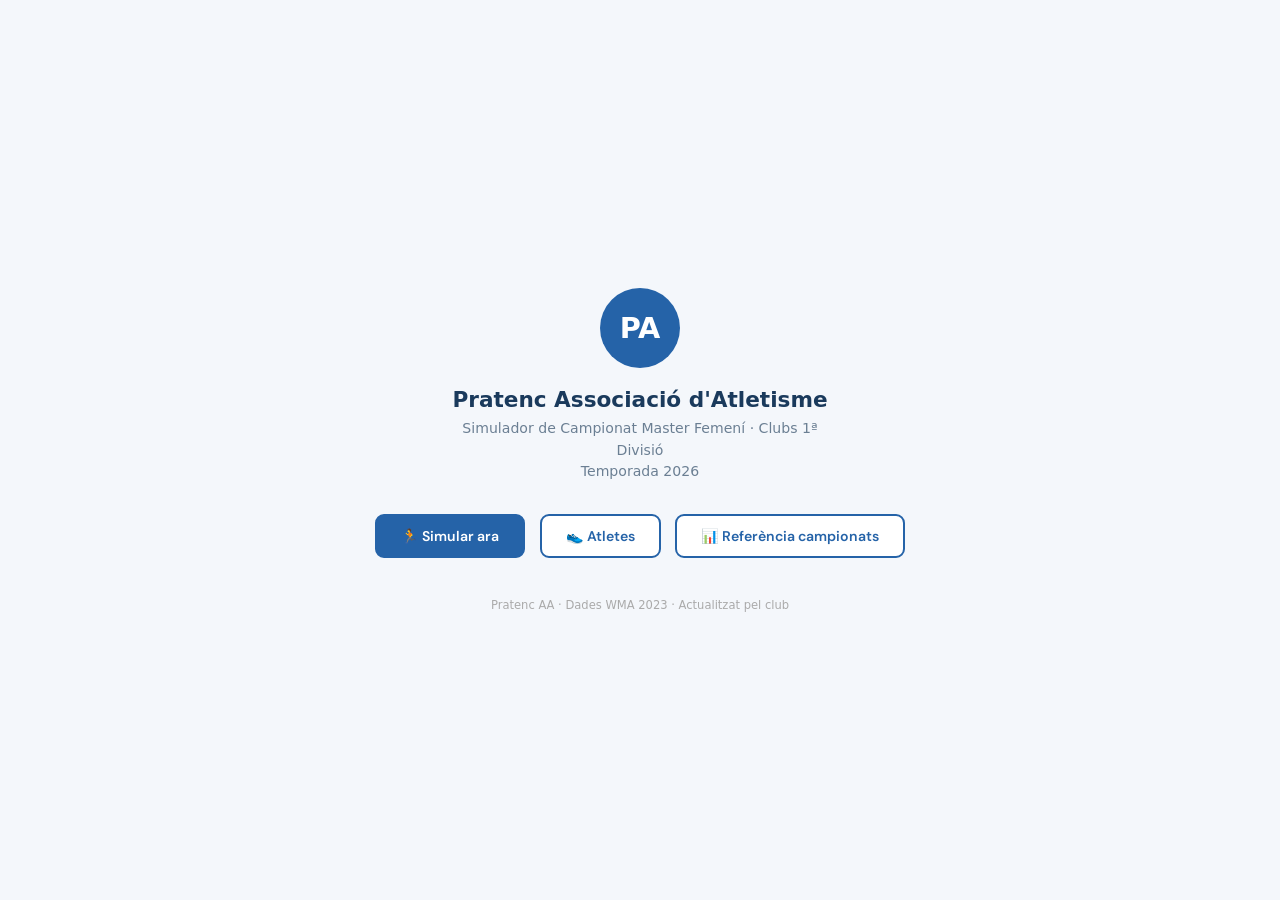
<file: index.html>
<!DOCTYPE html>
<html lang="ca">
<head>
<meta charset="UTF-8">
<meta name="viewport" content="width=device-width, initial-scale=1.0">
<title>Pratenc AA — Simulador Campionat Master</title>
<link rel="stylesheet" href="style.css">
<style>
*,*::before,*::after{box-sizing:border-box;margin:0;padding:0;}
body{font-family:'Segoe UI',system-ui,sans-serif;background:#f4f7fb;min-height:100vh;display:flex;flex-direction:column;align-items:center;justify-content:center;padding:2rem 1rem;text-align:center;}
.logo{width:80px;height:80px;background:#2563a8;border-radius:50%;display:flex;align-items:center;justify-content:center;font-size:1.8rem;font-weight:800;color:#fff;margin:0 auto 1.2rem;}
h1{font-size:1.35rem;font-weight:700;color:#1a3a5c;margin-bottom:0.4rem;}
.sub{color:#6b7f93;font-size:0.88rem;max-width:360px;margin:0 auto 2rem;line-height:1.5;}
.btns{display:flex;gap:0.9rem;flex-wrap:wrap;justify-content:center;}
.btn{display:inline-flex;align-items:center;gap:6px;padding:0.7rem 1.5rem;border-radius:9px;font-size:0.88rem;font-weight:600;text-decoration:none;transition:all 0.15s;border:2px solid transparent;}
.btn.primary{background:#2563a8;color:white;border-color:#2563a8;}
.btn.primary:hover{background:#1d4f8c;}
.btn.sec{background:white;color:#2563a8;border-color:#2563a8;}
.btn.sec:hover{background:#e8f0fa;}
.footer{margin-top:2.5rem;font-size:0.72rem;color:#aaa;}
@media(max-width:400px){
  h1{font-size:1.1rem;}
  .btns{flex-direction:column;align-items:center;}
  .btn{width:220px;justify-content:center;}
}
</style>
</head>
<body>
<div class="logo">PA</div>
<h1>Pratenc Associació d'Atletisme</h1>
<p class="sub">Simulador de Campionat Master Femení · Clubs 1ª Divisió<br>Temporada 2026</p>
<div class="btns">
  <a href="simulador-public.html" class="btn primary">🏃 Simular ara</a>
  <a href="atletes-public.html" class="btn sec">👟 Atletes</a>
  <a href="campeonatos-public.html" class="btn sec">📊 Referència campionats</a>
</div>
<p class="footer">Pratenc AA · Dades WMA 2023 · Actualitzat pel club</p>
</body>
</html>
</file>
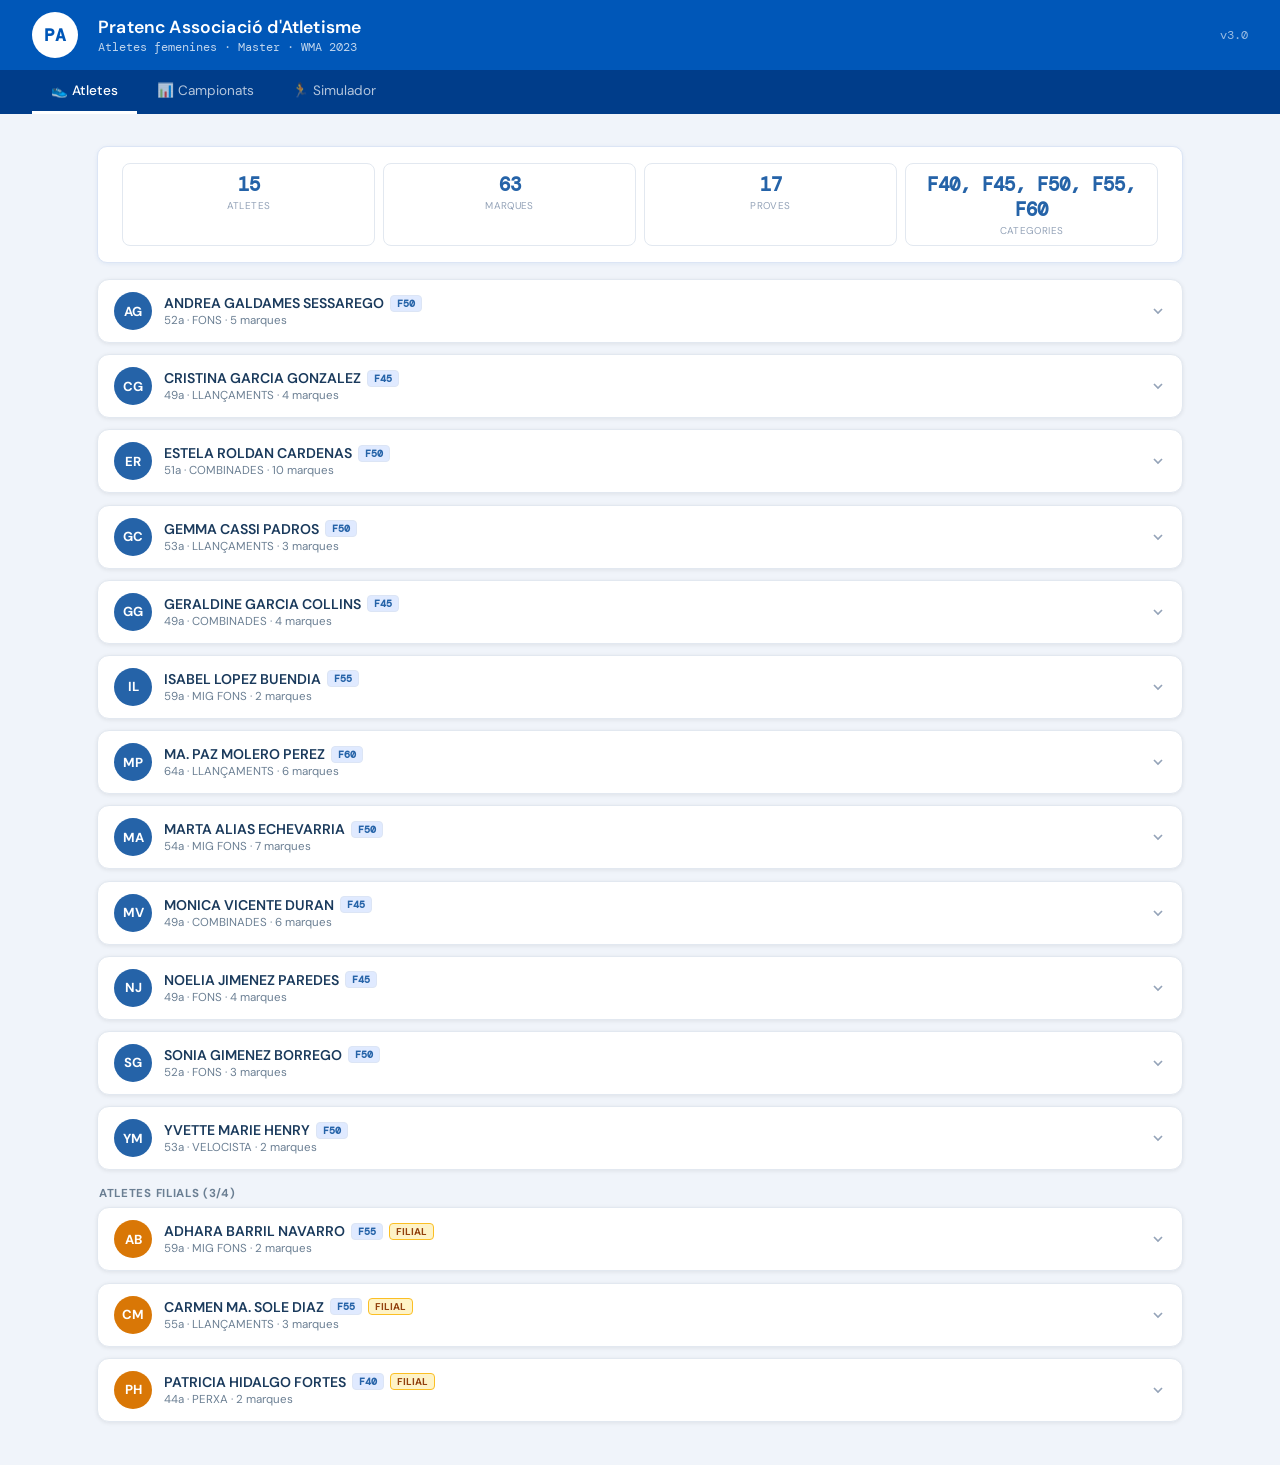
<file: atletes-public.html>
<!DOCTYPE html>
<html lang="ca">
<head>
<meta charset="UTF-8">
<meta name="viewport" content="width=device-width, initial-scale=1.0">
<title>Pratenc AA — Atletes</title>
<link rel="stylesheet" href="style.css">
<style>
/* ── Targetes atletes ── */
.athlete-card{background:#fff;border-radius:12px;box-shadow:0 1px 4px rgba(0,0,0,0.08);margin-bottom:0.7rem;overflow:hidden;border:1px solid #e2e8f0;}
.athlete-head{display:flex;align-items:center;gap:0.75rem;padding:0.75rem 1rem;cursor:pointer;user-select:none;}
.athlete-head:hover{background:#f8fafc;}
.av{width:38px;height:38px;border-radius:50%;background:#2563a8;color:#fff;font-weight:700;font-size:0.82rem;display:flex;align-items:center;justify-content:center;flex-shrink:0;}
.av.filial{background:#d97706;}
.athlete-info{flex:1;min-width:0;}
.athlete-nom{font-weight:600;font-size:0.88rem;color:#1a3a5c;display:flex;align-items:center;gap:6px;flex-wrap:wrap;}
.athlete-sub{font-size:0.72rem;color:#6b7f93;margin-top:1px;}
.cat-badge{font-size:0.65rem;font-weight:700;background:#e0eaff;color:#2563a8;border-radius:4px;padding:1px 6px;}
.fil-badge{font-size:0.62rem;font-weight:700;background:#fef3c7;color:#92400e;border:1px solid #fbbf24;border-radius:4px;padding:1px 6px;}
.chevron{width:16px;height:16px;stroke:#94a3b8;transition:transform 0.2s;flex-shrink:0;}
.chevron.open{transform:rotate(180deg);}
/* ── Marques ── */
.marks-body{display:none;padding:0 1rem 0.75rem;border-top:1px solid #f1f5f9;}
.marks-body.open{display:block;}
.marks-grid{display:grid;grid-template-columns:1fr auto auto;gap:2px 8px;align-items:center;margin-top:0.5rem;}
.marks-header{font-size:0.65rem;font-weight:700;color:#94a3b8;text-transform:uppercase;letter-spacing:0.04em;padding-bottom:4px;border-bottom:1px solid #f1f5f9;}
.mark-row{display:contents;}
.mark-row span{font-size:0.78rem;padding:3px 0;border-bottom:1px solid #f8fafc;color:#374151;}
.mark-prova{font-weight:500;color:#1a3a5c;}
.mark-marca{font-family:'Courier New',monospace;font-size:0.75rem;color:#374151;}
.pct-pill{display:inline-block;padding:2px 7px;border-radius:10px;font-size:0.7rem;font-weight:700;}
.pct-gold{background:#fef9c3;color:#854d0e;}
.pct-silver{background:#f1f5f9;color:#334155;}
.pct-bronze{background:#fef3c7;color:#92400e;}
.pct-ok{background:#f0fdf4;color:#166534;}
.pct-low{background:#fafafa;color:#9ca3af;}
.athlete-card.exclosa{opacity:0.5;border-style:dashed;}
.excl-badge{font-size:0.62rem;font-weight:700;background:#fee2e2;color:#991b1b;border:1px solid #fca5a5;border-radius:4px;padding:1px 6px;}
/* ── Stats bar ── */
.stats-bar{display:grid;grid-template-columns:repeat(4,1fr);gap:0.5rem;margin-bottom:1rem;}
.stat{background:#fff;border-radius:8px;padding:0.5rem;text-align:center;border:1px solid #e2e8f0;}
.stat .val{font-size:1.2rem;font-weight:700;color:#2563a8;}
.stat .lbl{font-size:0.62rem;color:#94a3b8;text-transform:uppercase;letter-spacing:0.04em;}
/* ── Filials secció ── */
.section-title{font-size:0.72rem;font-weight:700;color:#6b7f93;text-transform:uppercase;letter-spacing:0.06em;margin:1rem 0 0.4rem;padding-left:2px;}
/* ── Mobile ── */
@media(max-width:500px){
  .stats-bar{grid-template-columns:repeat(2,1fr);}
  .marks-grid{grid-template-columns:1fr auto auto;gap:2px 6px;}
}
</style>
</head>
<body>
<header>
  <div class="header-logo">PA</div>
  <div class="header-text">
    <h1>Pratenc Associació d'Atletisme</h1>
    <div class="sub">Atletes femenines · Master · WMA 2023</div>
  </div>
  <div class="header-right">v3.0</div>
</header>
<nav>
  <a href="atletes-public.html" class="active">👟 Atletes</a>
  <a href="campeonatos-public.html">📊 Campionats</a>
  <a href="simulador-public.html">🏃 Simulador</a>
</nav>
<main>
  <div class="stats-bar">
    <div class="stat"><div class="val" id="sAt">—</div><div class="lbl">Atletes</div></div>
    <div class="stat"><div class="val" id="sM">—</div><div class="lbl">Marques</div></div>
    <div class="stat"><div class="val" id="sP">—</div><div class="lbl">Proves</div></div>
    <div class="stat"><div class="val" id="sC">—</div><div class="lbl">Categories</div></div>
  </div>
  <div id="list"></div>
</main>

<script src="atletes-data.js"></script>
<script src="shared.js"></script>
<script>
// Override de storage per si shared.js l'intenta cridar
async function loadAthletes(){return [];}
async function saveAthletes(){}

const athletes = JSON.parse(JSON.stringify(ATLETES_DATA));
athletes.sort((a,b)=>{
  if(!!a.filial!==!!b.filial)return a.filial?1:-1;
  return a.nom.localeCompare(b.nom,'ca');
});

function initials(nom){
  return nom.split(' ').slice(0,2).map(p=>p[0]).join('');
}

function pctClass(pct){
  if(pct===null||pct===undefined)return 'pct-low';
  if(pct>=90)return 'pct-gold';
  if(pct>=80)return 'pct-silver';
  if(pct>=70)return 'pct-bronze';
  if(pct>=55)return 'pct-ok';
  return 'pct-low';
}

function renderMarques(a){
  const marques = (a.marques||[]).filter(m=>m.prova&&m.prova!=='—'&&m.marca);
  if(!marques.length) return `<div class="no-marks">Sense marques registrades</div>`;
  return `
    <div class="marks-grid">
      <span class="marks-header">Prova</span>
      <span class="marks-header" style="text-align:right;">Marca</span>
      <span class="marks-header" style="text-align:right;">% WMA</span>
      ${marques.map(m=>{
        const pct = calcPct(m.prova, m.marca, a.dob, m.any);
        const cls = pctClass(pct);
        return `
          <span class="mark-row mark-prova">${m.prova}</span>
          <span class="mark-row mark-marca" style="text-align:right;">${m.marca} <span style="font-size:0.62rem;color:#94a3b8;">${m.any}</span></span>
          <span class="mark-row" style="text-align:right;">
            ${pct!==null?`<span class="pct-pill ${cls}">${pct.toFixed(1)}%</span>`:'<span style="color:#d1d5db;font-size:0.72rem;">—</span>'}
          </span>`;
      }).join('')}
    </div>`;
}

function render(){
  const list = document.getElementById('list');
  const federades = athletes.filter(a=>!a.filial);
  const filials   = athletes.filter(a=>a.filial);

  function renderGroup(grup){
    return grup.map((a,i)=>{
      const idx = athletes.indexOf(a);
      const cat = getCat(a.dob);
      const ed  = getEdatActual(a.dob);
      return `
        <div class="athlete-card">
          <div class="athlete-head" onclick="tog(${idx})">
            <div class="av ${a.filial?'filial':''}">${initials(a.nom)}</div>
            <div class="athlete-info">
              <div class="athlete-nom">
                ${a.nom}
                ${cat?`<span class="cat-badge">${cat}</span>`:''}
                ${a.filial?`<span class="fil-badge">FILIAL</span>`:''}
              </div>
              <div class="athlete-sub">${ed?ed+'a · ':''}${a.notes||''} · ${(a.marques||[]).length} marques</div>
            </div>
            <svg class="chevron" id="chev${idx}" viewBox="0 0 24 24" fill="none" stroke="currentColor" stroke-width="2.5">
              <polyline points="6 9 12 15 18 9"/>
            </svg>
          </div>
          <div class="marks-body" id="body${idx}">
            ${renderMarques(a)}
          </div>
        </div>`;
    }).join('');
  }

  list.innerHTML =
    (federades.length ? renderGroup(federades) : '') +
    (filials.length ? `<div class="section-title">Atletes filials (${filials.length}/4)</div>${renderGroup(filials)}` : '');

  // Stats
  document.getElementById('sAt').textContent = athletes.length;
  document.getElementById('sM').textContent  = athletes.reduce((s,a)=>s+(a.marques||[]).length,0);
  const ps = new Set(athletes.flatMap(a=>(a.marques||[]).map(m=>m.prova).filter(p=>p&&p!=='—')));
  document.getElementById('sP').textContent  = ps.size;
  const cats = [...new Set(athletes.map(a=>getCat(a.dob)).filter(Boolean))].sort();
  document.getElementById('sC').textContent  = cats.join(', ')||'—';
}

function tog(idx){
  document.getElementById(`body${idx}`).classList.toggle('open');
  document.getElementById(`chev${idx}`).classList.toggle('open');
}

render();
</script>
</body>
</html>
</file>
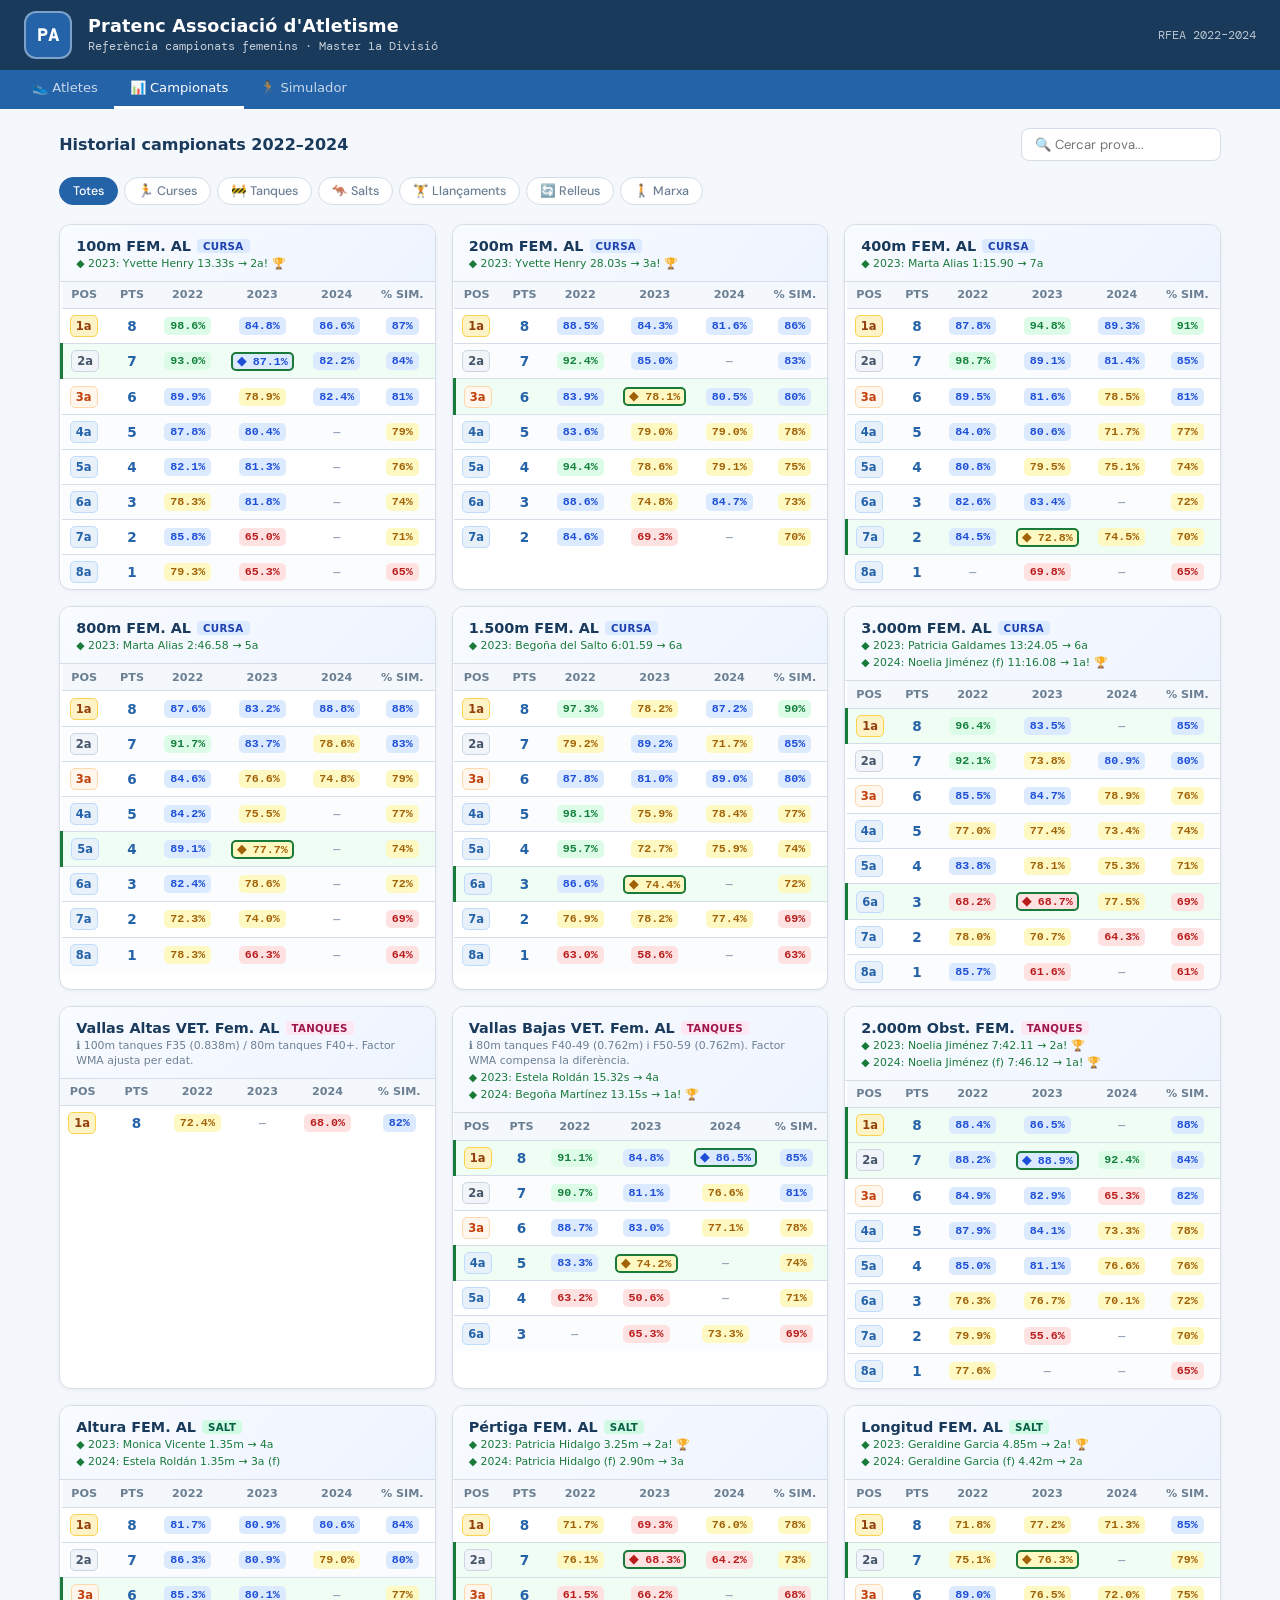
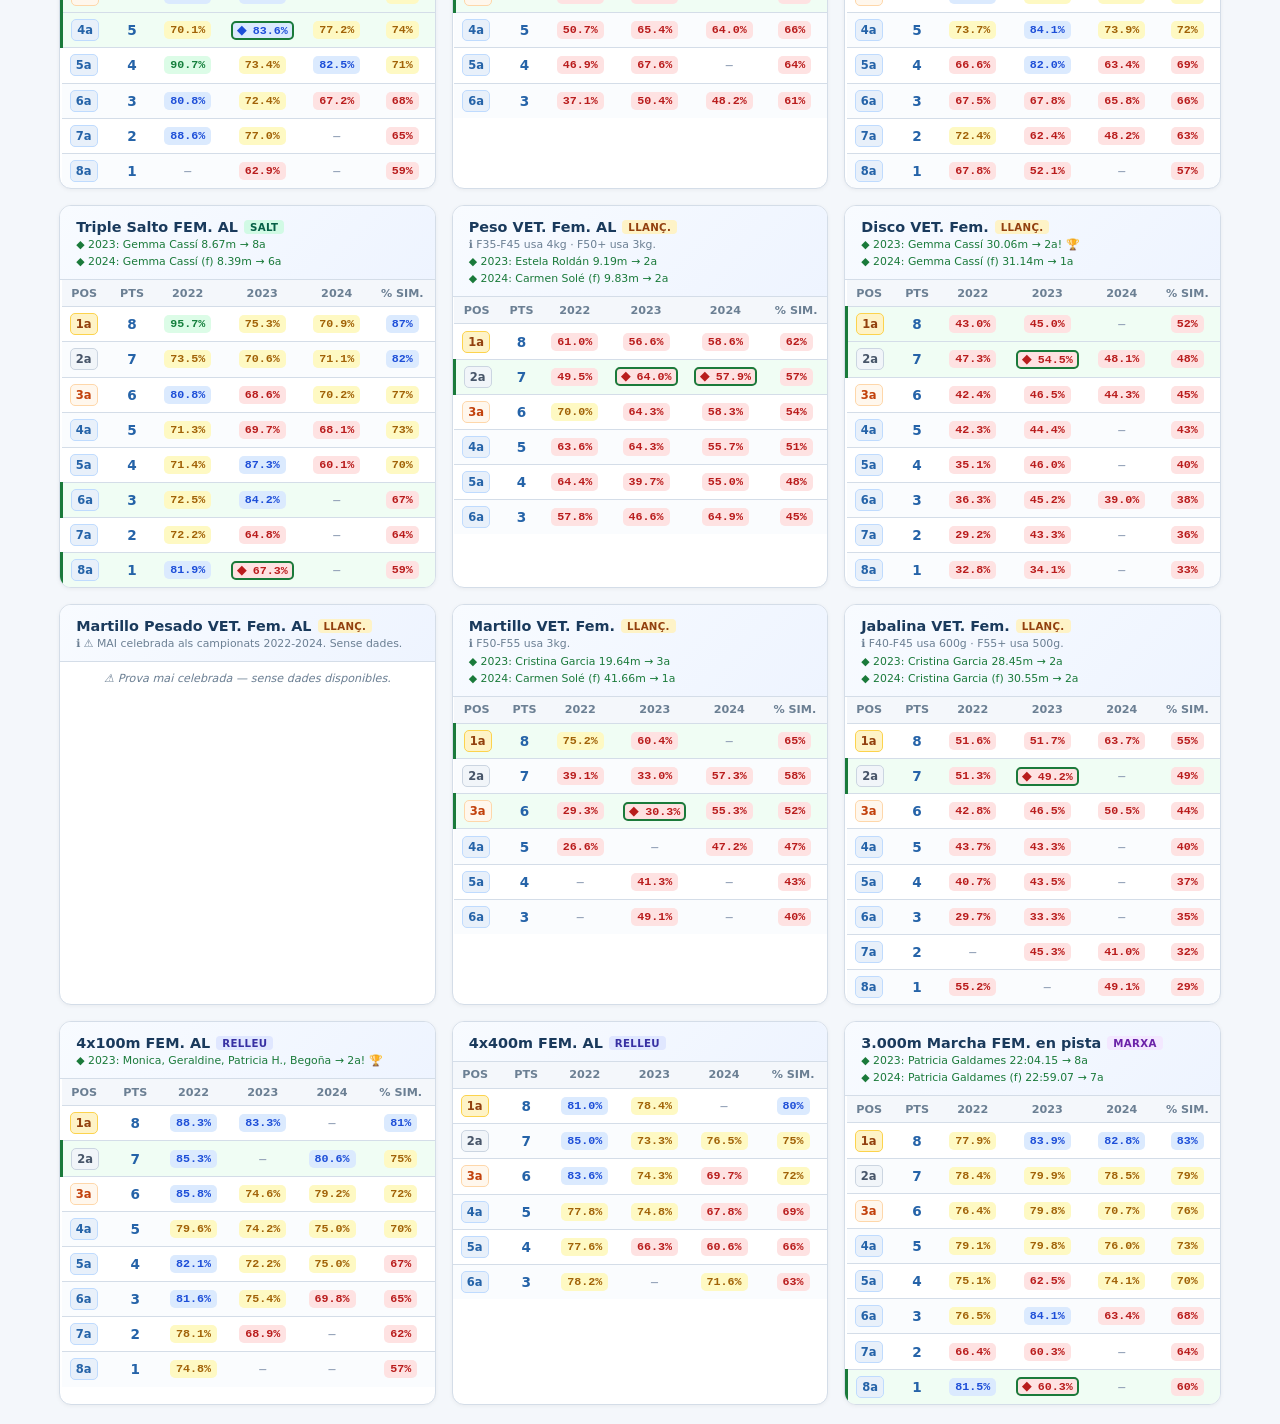
<file: campeonatos-public.html>
<!DOCTYPE html>
<html lang="ca">
<head>
<meta charset="UTF-8">
<meta name="viewport" content="width=device-width, initial-scale=1.0">
<title>Pratenc AA — Referència campionats</title>
<link rel="stylesheet" href="style.css">
<style>
:root{--blue-dark:#1a3a5c;--blue:#2563a8;--blue-pale:#e8f0fa;--green:#1a7a3a;--border:#d4dde8;--text:#1c2b3a;--text-muted:#6b7f93;--bg:#f4f7fb;}
*,*::before,*::after{box-sizing:border-box;margin:0;padding:0;}
body{font-family:'Segoe UI',system-ui,sans-serif;background:var(--bg);color:var(--text);font-size:14px;}
header{background:var(--blue-dark);color:white;padding:1rem 1.5rem;display:flex;align-items:center;gap:1rem;}
.header-logo{width:48px;height:48px;background:var(--blue);border-radius:12px;display:flex;align-items:center;justify-content:center;font-weight:800;font-size:1.1rem;color:white;flex-shrink:0;}
.header-text h1{font-size:1.1rem;font-weight:700;}
.header-text .sub{font-size:0.78rem;opacity:0.75;margin-top:2px;}
.header-right{margin-left:auto;font-size:0.75rem;opacity:0.7;}
nav{background:var(--blue);display:flex;gap:0;padding:0 1rem;}
nav a{color:rgba(255,255,255,0.75);text-decoration:none;padding:0.65rem 1rem;font-size:0.82rem;font-weight:500;border-bottom:3px solid transparent;transition:all 0.15s;}
nav a:hover{color:white;background:rgba(255,255,255,0.1);}
nav a.active{color:white;border-bottom-color:white;}
main{padding:1.2rem;max-width:1200px;margin:0 auto;}
.toolbar{display:flex;align-items:center;justify-content:space-between;flex-wrap:wrap;gap:0.75rem;margin-bottom:1rem;}
.toolbar h2{font-size:1rem;font-weight:600;color:var(--blue-dark);}
.search-box{padding:0.45rem 0.85rem;border:1.5px solid var(--border);border-radius:8px;font-size:0.82rem;width:200px;outline:none;background:white;}
.search-box:focus{border-color:var(--blue);}
.filters{display:flex;flex-wrap:wrap;gap:0.4rem;margin-bottom:1.2rem;}
.filter-btn{padding:0.3rem 0.8rem;border:1.5px solid var(--border);border-radius:20px;background:white;font-size:0.78rem;font-weight:500;cursor:pointer;color:var(--text-muted);transition:all 0.15s;}
.filter-btn:hover{border-color:var(--blue);color:var(--blue);}
.filter-btn.active{background:var(--blue);border-color:var(--blue);color:white;}
.ref-grid{display:grid;grid-template-columns:repeat(auto-fill,minmax(340px,1fr));gap:1rem;}
.ref-card{background:white;border:1.5px solid var(--border);border-radius:12px;overflow:hidden;box-shadow:0 1px 4px rgba(0,0,0,0.05);}
.ref-card-header{padding:0.8rem 1rem 0.6rem;border-bottom:1.5px solid var(--border);background:linear-gradient(135deg,#f8fbff,#eef4ff);}
.ref-card-header h3{font-size:0.9rem;font-weight:700;color:var(--blue-dark);display:flex;align-items:center;gap:6px;flex-wrap:wrap;}
.note{font-size:0.71rem;color:var(--text-muted);margin-top:3px;line-height:1.4;}
.note.pratenc{color:var(--green);font-weight:500;}
.ref-table{width:100%;border-collapse:collapse;font-size:0.78rem;}
.ref-table thead{background:var(--blue-dark);color:white;}
.ref-table thead th{padding:0.42rem 0.6rem;text-align:center;font-weight:600;font-size:0.7rem;}
.ref-table thead th:first-child{text-align:left;}
.ref-table tbody tr{border-bottom:1px solid var(--border);}
.ref-table tbody tr:hover{background:var(--blue-pale);}
.ref-table tbody tr:last-child{border-bottom:none;}
.ref-table td{padding:0.38rem 0.5rem;text-align:center;vertical-align:middle;}
.ref-table td:first-child{text-align:left;}
.pos-badge{display:inline-flex;align-items:center;justify-content:center;width:28px;height:22px;border-radius:5px;font-size:0.72rem;font-weight:700;}
.pos-badge.p1{background:#fef3c7;color:#92400e;border:1px solid #fcd34d;}
.pos-badge.p2{background:#f1f5f9;color:#475569;border:1px solid #cbd5e1;}
.pos-badge.p3{background:#fff7ed;color:#c2410c;border:1px solid #fed7aa;}
.pos-badge.pN{background:var(--blue-pale);color:var(--blue);border:1px solid #bfdbfe;}
.pts-col{font-weight:700;color:var(--blue);font-size:0.85rem;}
.pct-cell{display:inline-block;padding:2px 6px;border-radius:5px;font-family:'Courier New',monospace;font-size:0.73rem;font-weight:600;}
.pct-best{background:#dcfce7;color:#15803d;}
.pct-good{background:#dbeafe;color:#1d4ed8;}
.pct-mid{background:#fef9c3;color:#a16207;}
.pct-low{background:#fee2e2;color:#b91c1c;}
.pct-empty{color:#94a3b8;font-style:italic;}
.pratenc-row{background:#f0fdf4!important;border-left:3px solid var(--green)!important;}
.pratenc-row:hover{background:#dcfce7!important;}
.no-celebration{font-size:0.7rem;color:var(--text-muted);text-align:center;padding:0.6rem;font-style:italic;}
.cat-tag{display:inline-block;padding:1px 6px;border-radius:4px;font-size:0.64rem;font-weight:600;vertical-align:middle;text-transform:uppercase;letter-spacing:0.03em;}
.cat-cursa{background:#dbeafe;color:#1e40af;}
.cat-tanques{background:#fce7f3;color:#9d174d;}
.cat-salt{background:#d1fae5;color:#065f46;}
.cat-llanc{background:#fef3c7;color:#92400e;}
.cat-relleu{background:#e0e7ff;color:#3730a3;}
.cat-marxa{background:#f3e8ff;color:#6b21a8;}
@media(max-width:500px){
  .ref-grid{grid-template-columns:1fr;}
  header{padding:0.7rem 1rem;}
  .header-text h1{font-size:0.9rem;}
  nav a{padding:0.5rem 0.7rem;font-size:0.75rem;}
}
</style>
</head>
<body>
<header>
  <div class="header-logo">PA</div>
  <div class="header-text">
    <h1>Pratenc Associació d'Atletisme</h1>
    <div class="sub">Referència campionats femenins · Master 1a Divisió</div>
  </div>
  <div class="header-right">RFEA 2022–2024</div>
</header>
<nav>
  <a href="atletes-public.html">👟 Atletes</a>
  <a href="campeonatos-public.html" class="active">📊 Campionats</a>
  <a href="simulador-public.html">🏃 Simulador</a>
</nav>
<main>
  <div class="toolbar">
    <h2>Historial campionats 2022–2024</h2>
    <input type="text" class="search-box" placeholder="🔍 Cercar prova..." oninput="doSearch(this.value)">
  </div>
  <div class="filters" id="filters">
    <button class="filter-btn active" onclick="filterCat('tot',this)">Totes</button>
    <button class="filter-btn" onclick="filterCat('cursa',this)">🏃 Curses</button>
    <button class="filter-btn" onclick="filterCat('tanques',this)">🚧 Tanques</button>
    <button class="filter-btn" onclick="filterCat('salt',this)">🦘 Salts</button>
    <button class="filter-btn" onclick="filterCat('llancament',this)">🏋️ Llançaments</button>
    <button class="filter-btn" onclick="filterCat('relleu',this)">🔄 Relleus</button>
    <button class="filter-btn" onclick="filterCat('marxa',this)">🚶 Marxa</button>
  </div>
  <div class="ref-grid" id="refGrid"></div>
</main>
<script src="shared.js"></script>
<script>
const CATS_CAMP={"100m FEM. AL":"cursa","200m FEM. AL":"cursa","400m FEM. AL":"cursa","800m FEM. AL":"cursa","1.500m FEM. AL":"cursa","3.000m FEM. AL":"cursa","Vallas Altas VET. Fem. AL":"tanques","Vallas Bajas VET. Fem. AL":"tanques","2.000m Obst. FEM.":"tanques","Altura FEM. AL":"salt","Pértiga FEM. AL":"salt","Longitud FEM. AL":"salt","Triple Salto FEM. AL":"salt","Peso VET. Fem. AL":"llancament","Disco VET. Fem.":"llancament","Martillo Pesado VET. Fem. AL":"llancament","Martillo VET. Fem.":"llancament","Jabalina VET. Fem.":"llancament","4x100m FEM. AL":"relleu","4x400m FEM. AL":"relleu","3.000m Marcha FEM. en pista":"marxa"};
const HIST={"100m FEM. AL":{p22:[98.61,93.01,89.87,87.80,82.14,78.31,85.76,79.30],p23:[84.83,87.08,78.91,80.42,81.31,81.79,64.97,65.26],p24:[86.60,82.17,82.44,null,null,null,null,null],pratenc:{23:{pos:2,nota:"Yvette Henry 13.33s → 2a! 🏆"}}},"200m FEM. AL":{p22:[88.49,92.38,83.87,83.62,94.36,88.60,84.63,null],p23:[84.25,84.97,78.14,78.95,78.59,74.82,69.30,null],p24:[81.56,null,80.51,78.99,79.07,84.66,null,null],pratenc:{23:{pos:3,nota:"Yvette Henry 28.03s → 3a! 🏆"}}},"400m FEM. AL":{p22:[87.85,98.73,89.47,84.01,80.76,82.58,84.46,null],p23:[94.75,89.10,81.60,80.57,79.53,83.43,72.81,69.76],p24:[89.34,81.42,78.52,71.73,75.08,null,74.48,null],pratenc:{23:{pos:7,nota:"Marta Alias 1:15.90 → 7a"}}},"800m FEM. AL":{p22:[87.64,91.74,84.59,84.18,89.14,82.37,72.28,78.32],p23:[83.23,83.65,76.59,75.50,77.65,78.59,73.99,66.35],p24:[88.83,78.62,74.84,null,null,null,null,null],pratenc:{23:{pos:5,nota:"Marta Alias 2:46.58 → 5a"}}},"1.500m FEM. AL":{p22:[97.33,79.23,87.84,98.11,95.72,86.62,76.91,63.01],p23:[78.24,89.16,80.98,75.90,72.66,74.44,78.17,58.60],p24:[87.24,71.69,89.02,78.42,75.88,null,77.44,null],pratenc:{23:{pos:6,nota:"Begoña del Salto 6:01.59 → 6a"}}},"3.000m FEM. AL":{p22:[96.38,92.08,85.47,76.98,83.77,68.16,78.01,85.69],p23:[83.52,73.75,84.67,77.44,78.09,68.74,70.74,61.65],p24:[null,80.88,78.94,73.42,75.31,77.47,64.32,null],pratenc:{23:{pos:6,nota:"Patricia Galdames 13:24.05 → 6a"},24:{pos:1,nota:"Noelia Jiménez (f) 11:16.08 → 1a! 🏆"}}},"Vallas Altas VET. Fem. AL":{p22:[72.39,null,null,null,null,null,null,null],p23:[null,null,null,null,null,null,null,null],p24:[68.03,null,null,null,null,null,null,null],pratenc:{}},"Vallas Bajas VET. Fem. AL":{p22:[91.06,90.70,88.65,83.28,63.16,null,null,null],p23:[84.76,81.13,82.96,74.22,50.63,65.31,null,null],p24:[86.46,76.64,77.14,null,null,73.25,null,null],pratenc:{23:{pos:4,nota:"Estela Roldán 15.32s → 4a"},24:{pos:1,nota:"Begoña Martínez 13.15s → 1a! 🏆"}}},"2.000m Obst. FEM.":{p22:[88.44,88.23,84.91,87.93,85.05,76.29,79.87,77.57],p23:[86.49,88.91,82.86,84.08,81.14,76.72,55.61,null],p24:[null,92.44,65.35,73.26,76.56,70.10,null,null],pratenc:{23:{pos:2,nota:"Noelia Jiménez 7:42.11 → 2a! 🏆"},24:{pos:1,nota:"Noelia Jiménez (f) 7:46.12 → 1a! 🏆"}}},"Altura FEM. AL":{p22:[81.67,86.29,85.29,70.10,90.67,80.75,88.57,null],p23:[80.86,80.91,80.11,83.58,73.42,72.37,77.03,62.86],p24:[80.58,78.99,null,77.15,82.55,67.23,null,null],pratenc:{23:{pos:4,nota:"Monica Vicente 1.35m → 4a"},24:{pos:3,nota:"Estela Roldán 1.35m → 3a (f)"}}},"Pértiga FEM. AL":{p22:[71.67,76.10,61.48,50.70,46.94,37.10,null,null],p23:[69.34,68.32,66.21,65.40,67.62,50.39,null,null],p24:[75.97,64.15,null,64.00,null,48.21,null,null],pratenc:{23:{pos:2,nota:"Patricia Hidalgo 3.25m → 2a! 🏆"},24:{pos:3,nota:"Patricia Hidalgo (f) 2.90m → 3a"}}},"Longitud FEM. AL":{p22:[71.81,75.12,88.98,73.69,66.61,67.55,72.39,67.77],p23:[77.21,76.28,76.45,84.09,82.02,67.75,62.40,52.06],p24:[71.31,null,72.03,73.86,63.44,65.78,48.20,null],pratenc:{23:{pos:2,nota:"Geraldine Garcia 4.85m → 2a! 🏆"},24:{pos:2,nota:"Geraldine Garcia (f) 4.42m → 2a"}}},"Triple Salto FEM. AL":{p22:[95.73,73.52,80.77,71.30,71.44,72.50,72.24,81.91],p23:[75.27,70.59,68.64,69.70,87.25,84.18,64.75,67.35],p24:[70.86,71.06,70.16,68.11,60.06,null,null,null],pratenc:{23:{pos:8,nota:"Gemma Cassí 8.67m → 8a"},24:{pos:6,nota:"Gemma Cassí (f) 8.39m → 6a"}}},"Peso VET. Fem. AL":{p22:[61.01,49.48,70.03,63.63,64.36,57.80,null,null],p23:[56.64,64.00,64.35,64.35,39.68,46.64,null,null],p24:[58.65,57.87,58.26,55.69,55.05,64.91,null,null],pratenc:{23:{pos:2,nota:"Estela Roldán 9.19m → 2a"},24:{pos:2,nota:"Carmen Solé (f) 9.83m → 2a"}}},"Disco VET. Fem.":{p22:[42.95,47.27,42.42,42.25,35.12,36.26,29.24,32.78],p23:[45.04,54.51,46.45,44.36,45.97,45.19,43.33,34.12],p24:[null,48.12,44.30,null,null,39.03,null,null],pratenc:{23:{pos:2,nota:"Gemma Cassí 30.06m → 2a! 🏆"},24:{pos:1,nota:"Gemma Cassí (f) 31.14m → 1a"}}},"Martillo Pesado VET. Fem. AL":{p22:[null,null,null,null,null,null,null,null],p23:[null,null,null,null,null,null,null,null],p24:[null,null,null,null,null,null,null,null],noCelebrated:true,pratenc:{}},"Martillo VET. Fem.":{p22:[75.23,39.10,29.32,26.57,null,null,null,null],p23:[60.42,33.03,30.26,null,41.34,49.13,null,null],p24:[null,57.26,55.30,47.21,null,null,null,null],pratenc:{23:{pos:3,nota:"Cristina Garcia 19.64m → 3a"},24:{pos:1,nota:"Carmen Solé (f) 41.66m → 1a"}}},"Jabalina VET. Fem.":{p22:[51.65,51.27,42.80,43.73,40.70,29.66,null,55.16],p23:[51.73,49.18,46.45,43.31,43.46,33.33,45.28,null],p24:[63.66,null,50.51,null,null,null,41.05,49.10],pratenc:{23:{pos:2,nota:"Cristina Garcia 28.45m → 2a"},24:{pos:2,nota:"Cristina Garcia (f) 30.55m → 2a"}}},"4x100m FEM. AL":{p22:[88.33,85.29,85.79,79.64,82.07,81.64,78.13,74.85],p23:[83.29,null,74.60,74.17,72.15,75.39,68.88,null],p24:[null,80.56,79.21,75.02,74.99,69.83,null,null],pratenc:{23:{pos:2,nota:"Monica, Geraldine, Patricia H., Begoña → 2a! 🏆"}}},"4x400m FEM. AL":{p22:[81.04,85.01,83.64,77.84,77.62,78.24,null,null],p23:[78.43,73.27,74.26,74.81,66.34,null,null,null],p24:[null,76.52,69.74,67.83,60.58,71.58,null,null],pratenc:{}},"3.000m Marcha FEM. en pista":{p22:[77.94,78.41,76.38,79.14,75.13,76.48,66.40,81.50],p23:[83.94,79.89,79.81,79.84,62.47,84.12,60.26,60.26],p24:[82.81,78.47,70.68,76.03,74.08,63.40,null,null],pratenc:{23:{pos:8,nota:"Patricia Galdames 22:04.15 → 8a"},24:{nota:"Patricia Galdames (f) 22:59.07 → 7a"}}}};
const NOTES_INFO={"Vallas Bajas VET. Fem. AL":"80m tanques F40-49 (0.762m) i F50-59 (0.762m). Factor WMA compensa la diferència.","Vallas Altas VET. Fem. AL":"100m tanques F35 (0.838m) / 80m tanques F40+. Factor WMA ajusta per edat.","Martillo Pesado VET. Fem. AL":"⚠️ MAI celebrada als campionats 2022-2024. Sense dades.","Peso VET. Fem. AL":"F35-F45 usa 4kg · F50+ usa 3kg.","Jabalina VET. Fem.":"F40-F45 usa 600g · F55+ usa 500g.","Martillo VET. Fem.":"F50-F55 usa 3kg."};

let curCat='tot', curSearch='';

function pctCls(p){
  if(p===null||p===undefined)return 'pct-empty';
  if(p>=90)return 'pct-best';
  if(p>=80)return 'pct-good';
  if(p>=70)return 'pct-mid';
  return 'pct-low';
}
function catTag(cat){
  const m={cursa:'cursa',tanques:'tanques',salt:'salt',llancament:'llanc',relleu:'relleu',marxa:'marxa'};
  const lbl={cursa:'cursa',tanques:'tanques',salt:'salt',llanc:'llanç.',relleu:'relleu',marxa:'marxa'};
  const c=m[cat]||'cursa';
  return `<span class="cat-tag cat-${c}">${lbl[c]||c}</span>`;
}
function filterCat(cat,btn){
  curCat=cat;
  document.querySelectorAll('.filter-btn').forEach(b=>b.classList.remove('active'));
  btn.classList.add('active');
  render();
}
function doSearch(txt){curSearch=txt.toLowerCase();render();}

function render(){
  const grid=document.getElementById('refGrid');
  const entries=Object.entries(HIST).filter(([prova])=>{
    const cat=CATS_CAMP[prova]||'cursa';
    return (curCat==='tot'||cat===curCat)&&(!curSearch||prova.toLowerCase().includes(curSearch));
  });
  if(!entries.length){grid.innerHTML='<p style="color:#6b7f93;grid-column:1/-1;">Cap prova trobada</p>';return;}

  grid.innerHTML=entries.map(([prova,data])=>{
    const cat=CATS_CAMP[prova]||'cursa';
    const {p22,p23,p24,pratenc,noCelebrated}=data;
    const note=NOTES_INFO[prova]||'';
    const pratencNotes=[22,23,24].filter(y=>pratenc[y]).map(y=>`<div class="note pratenc">◆ ${y+2000}: ${pratenc[y].nota||''}</div>`).join('');

    let numRows=8;
    for(let i=7;i>=0;i--){if(p22[i]!==null||p23[i]!==null||p24[i]!==null){numRows=i+1;break;}}
    if(numRows<1)numRows=1;

    const refArr=REF_CAMPEONATS_DEFAULT[Object.entries(CAMP_PROVA_MAP).find(([k])=>k===prova)?.[1]||prova]||[];

    const mkCell=(val,isPrat)=>{
      if(val===null||val===undefined)return`<td><span class="pct-cell pct-empty">—</span></td>`;
      const border=isPrat?'outline:2px solid #1a7a3a;outline-offset:-2px;':'';
      return`<td><span class="pct-cell ${pctCls(val)}" style="${border}" title="${isPrat?'◆ Pratenc':''}">${isPrat?'◆ ':''}${val.toFixed(1)}%</span></td>`;
    };

    let bodyHtml;
    if(noCelebrated){
      bodyHtml=`<div class="no-celebration">⚠️ Prova mai celebrada — sense dades disponibles.</div>`;
    } else {
      const thead=`<thead><tr>
        <th style="text-align:left">Pos</th><th>Pts</th>
        <th>2022</th><th>2023</th><th>2024</th>
        <th title="Llindar simulador">% Sim.</th>
      </tr></thead>`;
      const pts_map=[8,7,6,5,4,3,2,1];
      const tbody=Array.from({length:numRows},(_,i)=>{
        const pos=i+1,pts=pts_map[i]||1;
        const [v22,v23,v24]=[p22[i],p23[i],p24[i]];
        const simVal=refArr[i]!==undefined&&refArr[i]!==null?refArr[i]:null;
        const isPr22=pratenc[22]?.pos===pos,isPr23=pratenc[23]?.pos===pos,isPr24=pratenc[24]?.pos===pos;
        const anyPr=isPr22||isPr23||isPr24;
        const posCls=pos<=3?`p${pos}`:'pN';
        return`<tr class="${anyPr?'pratenc-row':''}">
          <td><span class="pos-badge ${posCls}">${pos}a</span></td>
          <td class="pts-col">${pts}</td>
          ${mkCell(v22,isPr22)}${mkCell(v23,isPr23)}${mkCell(v24,isPr24)}
          <td><span class="pct-cell ${pctCls(simVal)}">${simVal!==null?simVal+'%':'—'}</span></td>
        </tr>`;
      }).join('');
      bodyHtml=`<table class="ref-table">${thead}<tbody>${tbody}</tbody></table>`;
    }
    return`<div class="ref-card">
      <div class="ref-card-header"><h3>${prova} ${catTag(cat)}</h3>
        ${note?`<div class="note">ℹ ${note}</div>`:''}${pratencNotes}
      </div>${bodyHtml}
    </div>`;
  }).join('');
}
render();
</script>
</body>
</html>
</file>
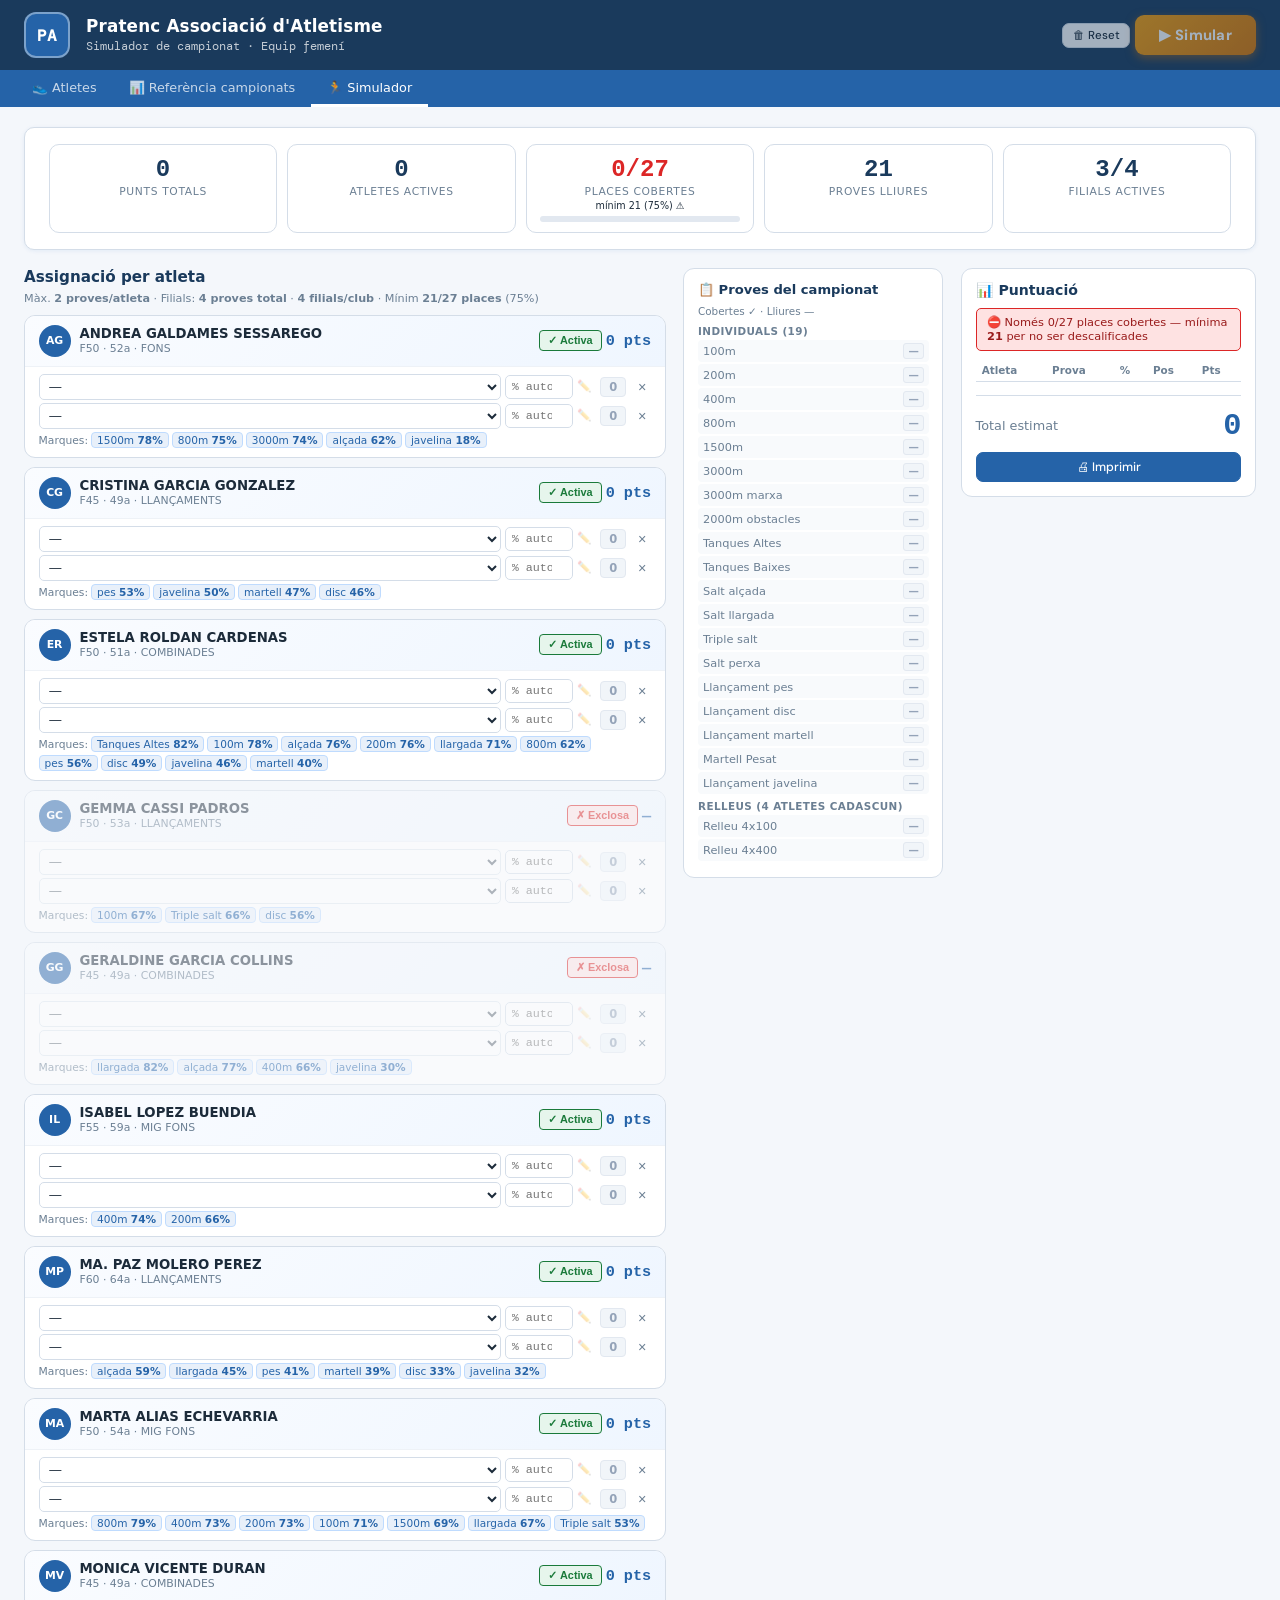
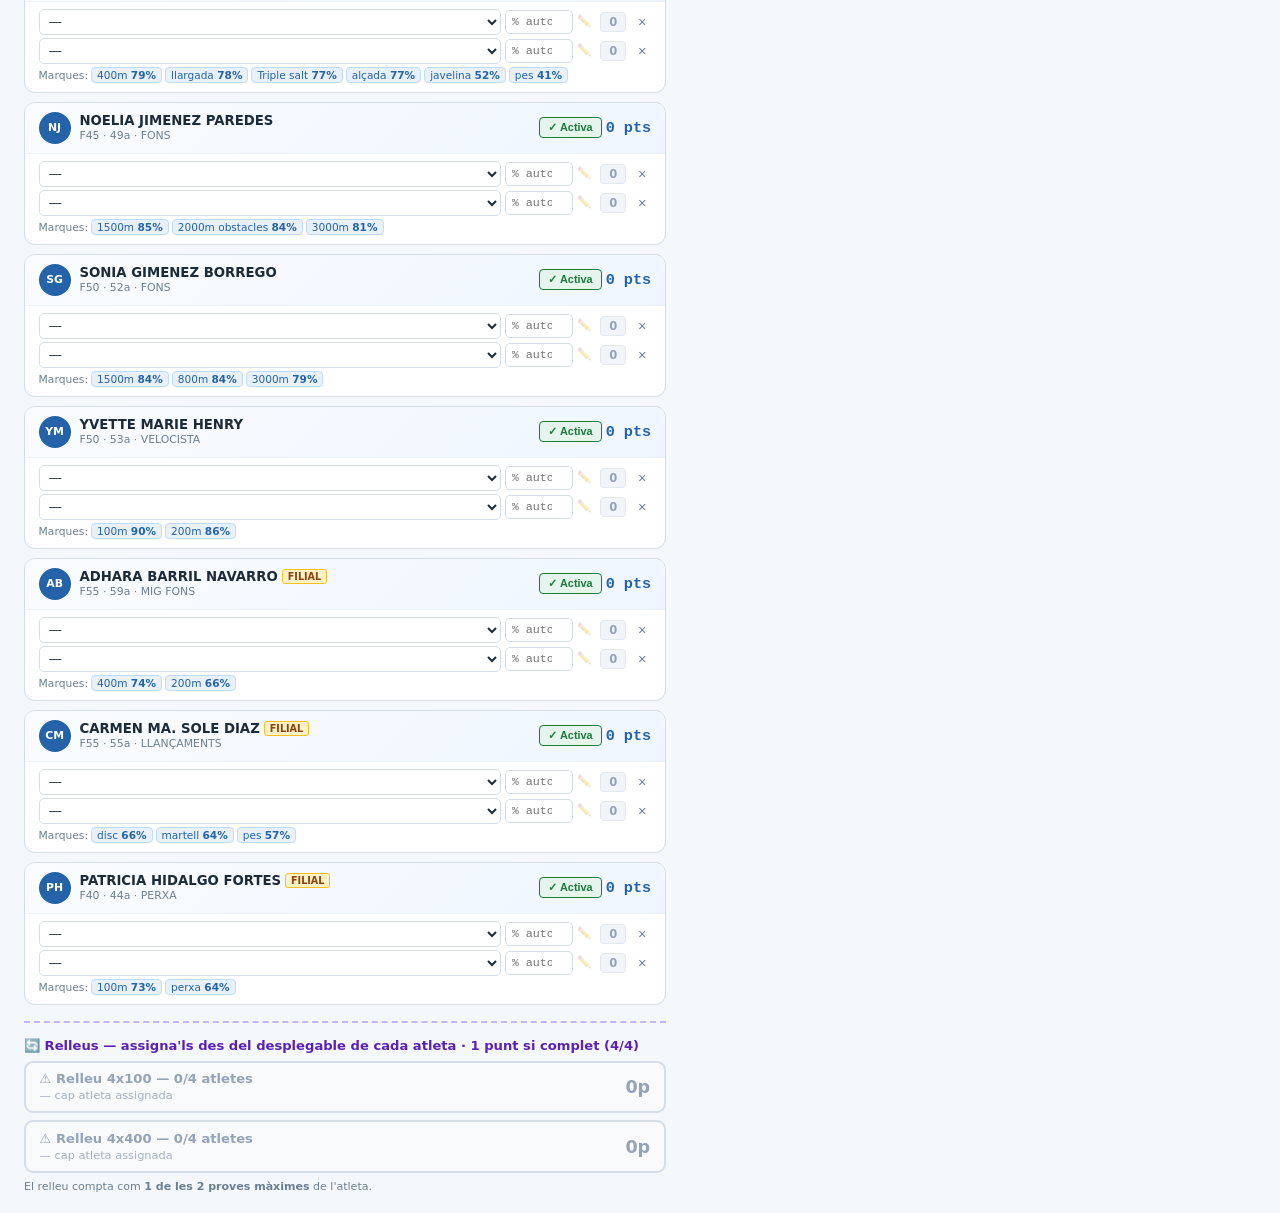
<file: simulador-public.html>
<!DOCTYPE html>
<html lang="ca">
<head>
<meta charset="UTF-8">
<meta name="viewport" content="width=device-width, initial-scale=1.0">
<title>Pratenc AA — Simulador</title>
<link rel="stylesheet" href="style.css">
<style>
:root{
  --blue-dark:#1a3a5c;--blue:#2563a8;--blue-pale:#e8f0fa;
  --green:#1a7a3a;--green-pale:#e6f5ec;
  --border:#d4dde8;--text:#1c2b3a;--text-muted:#6b7f93;--bg:#f4f7fb;
}
*,*::before,*::after{box-sizing:border-box;margin:0;padding:0;}
body{font-family:'Segoe UI',system-ui,sans-serif;background:var(--bg);color:var(--text);font-size:14px;}
header{background:var(--blue-dark);color:white;padding:1rem 1.5rem;display:flex;align-items:center;gap:1rem;}
.header-logo{width:46px;height:46px;background:var(--blue);border-radius:12px;display:flex;align-items:center;justify-content:center;font-weight:800;font-size:1rem;color:white;flex-shrink:0;}
.header-text h1{font-size:1.05rem;font-weight:700;}
.header-text .sub{font-size:0.76rem;opacity:0.75;margin-top:2px;}
.header-right{margin-left:auto;}
nav{background:var(--blue);display:flex;gap:0;padding:0 1rem;}
nav a{color:rgba(255,255,255,0.75);text-decoration:none;padding:0.6rem 1rem;font-size:0.8rem;font-weight:500;border-bottom:3px solid transparent;transition:all 0.15s;}
nav a:hover{color:white;background:rgba(255,255,255,0.1);}
nav a.active{color:white;border-bottom-color:white;}
main{padding:1.25rem 1.5rem;max-width:1500px;margin:0 auto;}

.stats-bar{display:grid;grid-template-columns:repeat(5,1fr);gap:0.65rem;margin-bottom:1.1rem;}
.stat{background:white;border:1.5px solid var(--border);border-radius:10px;padding:0.65rem 0.8rem;text-align:center;}
.stat .val{font-size:1.5rem;font-weight:800;color:var(--blue-dark);font-family:'Courier New',monospace;}
.stat .lbl{font-size:0.67rem;color:var(--text-muted);margin-top:2px;}
.stat.err .val{color:#dc2626;}

.layout{display:grid;grid-template-columns:1fr 260px 295px;gap:1.1rem;align-items:start;}
@media(max-width:1100px){.layout{grid-template-columns:1fr 270px;}}
@media(max-width:700px){.layout{grid-template-columns:1fr;}}
.sticky{position:sticky;top:1rem;}

.btn{display:inline-flex;align-items:center;gap:4px;padding:0.38rem 0.85rem;border-radius:7px;border:1.5px solid var(--border);background:white;font-size:0.78rem;font-weight:500;cursor:pointer;color:var(--text);transition:all 0.15s;}
.btn:hover{border-color:var(--blue);color:var(--blue);}
.btn.primary{background:var(--blue);border-color:var(--blue);color:white;}
.btn.primary:hover{background:#1d4f8c;}
.btn.opt{background:linear-gradient(135deg,#f59e0b,#d97706);border:none;color:white;font-weight:800;padding:0.6rem 1.5rem;font-size:0.92rem;border-radius:9px;box-shadow:0 3px 10px rgba(217,119,6,0.5);letter-spacing:0.02em;}
.btn.opt:hover{background:linear-gradient(135deg,#d97706,#b45309);box-shadow:0 4px 14px rgba(217,119,6,0.6);transform:translateY(-1px);}
.btn.sm{font-size:0.72rem;padding:0.25rem 0.6rem;}

/* ATHLETE BLOCKS */
.ab{background:white;border:1.5px solid var(--border);border-radius:11px;margin-bottom:0.55rem;overflow:hidden;}
.ab.excl{opacity:0.48;}
.ab.err{border-color:#dc2626;border-width:2px;}
.ab-head{padding:0.55rem 0.85rem;display:flex;align-items:center;gap:0.55rem;border-bottom:1px solid #eef2f7;background:linear-gradient(135deg,#fafcff,#eff6ff);}
.av{width:32px;height:32px;border-radius:50%;background:var(--blue);color:white;display:flex;align-items:center;justify-content:center;font-size:0.68rem;font-weight:700;flex-shrink:0;}
.ai-nom{font-weight:600;font-size:0.83rem;display:flex;align-items:center;gap:4px;flex-wrap:wrap;}
.ai-sub{font-size:0.68rem;color:var(--text-muted);margin-top:1px;}
.a-pts{font-size:0.95rem;font-weight:700;font-family:'Courier New',monospace;color:var(--blue);}

.fb{display:inline-flex;align-items:center;padding:1px 5px;border-radius:3px;background:#fef3c7;color:#92400e;border:1px solid #fbbf24;font-size:0.6rem;font-weight:700;text-transform:uppercase;}
.xt{padding:0.18rem 0.5rem;border-radius:4px;border:1.5px solid;font-size:0.68rem;font-weight:600;cursor:pointer;}
.xt.on{background:var(--green-pale);border-color:var(--green);color:var(--green);}
.xt.off{background:#fee2e2;border-color:#dc2626;color:#dc2626;}

/* PROVA ROWS */
.pr-rows{padding:0.45rem 0.85rem 0.55rem;}
.pr{display:grid;grid-template-columns:1fr 88px 32px 18px;gap:4px;align-items:center;margin-bottom:3px;}
.ps{padding:0.26rem 0.35rem;border:1.5px solid var(--border);border-radius:5px;font-size:0.76rem;background:white;color:var(--text);width:100%;}
.ps:focus{border-color:var(--blue);outline:none;}
.ps.man{border-color:#f59e0b;background:#fffbeb;}
.pi{padding:0.26rem 0.35rem;border:1.5px solid var(--border);border-radius:5px;font-size:0.73rem;width:100%;font-family:'Courier New',monospace;text-align:right;background:white;}
.pi:focus{border-color:var(--blue);outline:none;}
.pi.man{border-color:#f59e0b;background:#fffbeb;}
.pp{display:inline-flex;align-items:center;justify-content:center;width:26px;height:20px;border-radius:4px;font-size:0.72rem;font-weight:700;background:var(--blue-pale);color:var(--blue);border:1px solid #bfdbfe;}
.pp0{background:#f1f5f9;color:#94a3b8;border-color:#e2e8f0;}
.bi{background:none;border:none;cursor:pointer;color:var(--text-muted);font-size:0.9rem;padding:0 2px;border-radius:3px;line-height:1;}
.bi:hover{background:#fee2e2;color:#dc2626;}

/* pct+pencil wrapper */
.pct-wrap{display:flex;align-items:center;gap:2px;}
.pencil-btn{background:none;border:none;cursor:pointer;font-size:0.72rem;padding:1px 2px;border-radius:3px;line-height:1;color:var(--text-muted);}
.pencil-btn:hover{background:#e0f2fe;color:#0369a1;}
.pencil-btn:disabled{opacity:0.3;cursor:default;}

.sugg-row{margin-top:3px;display:flex;flex-wrap:wrap;gap:3px;align-items:center;font-size:0.67rem;color:var(--text-muted);}
.sp{cursor:pointer;background:var(--blue-pale);color:var(--blue);padding:1px 5px;border-radius:4px;font-size:0.66rem;font-weight:500;border:1px solid #bfdbfe;white-space:nowrap;}
.sp:hover{background:#bfdbfe;}
.sp.tk{opacity:0.38;cursor:default;text-decoration:line-through;}
.err-row{margin-top:4px;background:#fee2e2;border:1px solid #dc2626;border-radius:4px;padding:2px 7px;font-size:0.68rem;color:#991b1b;font-weight:600;}

/* PROVES PANEL */
.panel{background:white;border:1.5px solid var(--border);border-radius:11px;padding:0.85rem;}
.panel h3{font-size:0.82rem;font-weight:600;color:var(--blue-dark);margin-bottom:0.5rem;}
.pi-row{display:flex;align-items:center;padding:3px 5px;border-radius:4px;font-size:0.72rem;margin-bottom:2px;}
.pi-row.cov{background:#f0fdf4;color:#166534;}
.pi-row.free{background:#f8fafc;color:var(--text-muted);}
.pi-name{flex:1;font-weight:500;overflow:hidden;text-overflow:ellipsis;white-space:nowrap;font-size:0.71rem;}
.pi-who{font-size:0.62rem;color:var(--text-muted);margin-left:3px;white-space:nowrap;}
.pi-pts{font-size:0.65rem;font-weight:700;padding:1px 4px;border-radius:3px;margin-left:3px;flex-shrink:0;}
.pi-pts.ok{background:#dcfce7;color:#166534;border:1px solid #86efac;}
.pi-pts.no{background:#f1f5f9;color:#94a3b8;border:1px solid #e2e8f0;}

/* RESULT PANEL */
.rt{width:100%;border-collapse:collapse;font-size:0.73rem;}
.rt th{padding:0.3rem 0.38rem;text-align:left;font-size:0.65rem;font-weight:600;color:var(--text-muted);border-bottom:1.5px solid var(--border);}
.rt td{padding:0.27rem 0.38rem;border-bottom:1px solid #f0f4f8;vertical-align:middle;}
.rk{display:inline-flex;align-items:center;justify-content:center;width:24px;height:19px;border-radius:4px;font-size:0.68rem;font-weight:700;}
.r1{background:#fef3c7;color:#92400e;border:1px solid #fcd34d;}
.r2{background:#f1f5f9;color:#475569;border:1px solid #cbd5e1;}
.r3{background:#fff7ed;color:#c2410c;border:1px solid #fed7aa;}
.rN{background:var(--blue-pale);color:var(--blue);border:1px solid #bfdbfe;}

.wb{border-radius:5px;padding:0.4rem 0.65rem;font-size:0.71rem;margin-bottom:0.55rem;}
.we{background:#fee2e2;border:1px solid #dc2626;color:#991b1b;}
.ww{background:#fffbeb;border:1px solid #fcd34d;color:#92400e;}

/* MODAL */
.mover{position:fixed;inset:0;background:rgba(0,0,0,0.38);z-index:300;display:none;align-items:center;justify-content:center;}
.mover.open{display:flex;}
.mbox{background:white;border-radius:13px;padding:1.4rem;width:450px;max-width:95vw;box-shadow:0 16px 50px rgba(0,0,0,0.22);}
.mbox h3{font-size:0.95rem;font-weight:700;color:var(--blue-dark);margin-bottom:0.9rem;}
.mf label{font-size:0.72rem;font-weight:600;color:var(--text-muted);display:block;margin-bottom:3px;}
.mf input,.mf select{width:100%;padding:0.38rem 0.55rem;border:1.5px solid var(--border);border-radius:6px;font-size:0.82rem;}
.mf input:focus,.mf select:focus{outline:none;border-color:var(--blue);}
.ad{padding:0.38rem 0.55rem;background:#f0f6ff;border-radius:6px;font-size:0.85rem;font-weight:700;color:var(--blue);}
.mac{display:flex;gap:7px;justify-content:flex-end;margin-top:1.1rem;}

.toast{position:fixed;bottom:22px;right:22px;background:#1e293b;color:white;padding:0.55rem 1rem;border-radius:8px;font-size:0.8rem;opacity:0;transform:translateY(8px);transition:all 0.22s;pointer-events:none;z-index:999;}
.toast.show{opacity:1;transform:translateY(0);}
.lod{position:fixed;inset:0;background:rgba(255,255,255,0.88);display:flex;align-items:center;justify-content:center;z-index:99;font-size:0.88rem;color:var(--blue);}
.sim-banner{background:linear-gradient(135deg,#dbeafe,#e0f2fe);border:1.5px solid #7dd3fc;border-radius:9px;padding:0.6rem 0.9rem;margin-bottom:0.9rem;font-size:0.8rem;color:#0c4a6e;display:none;align-items:center;gap:7px;}
.sim-banner.show{display:flex;}
.empty{text-align:center;padding:2.5rem;color:var(--text-muted);}
.empty .ic{font-size:2rem;margin-bottom:0.35rem;}

/* Barra 75% */
.quota-bar-wrap{height:6px;background:#e2e8f0;border-radius:3px;margin-top:5px;overflow:hidden;}
.quota-bar{height:100%;border-radius:3px;transition:width 0.3s;}
.quota-ok{background:#22c55e;}
.quota-warn{background:#f59e0b;}
.quota-bad{background:#dc2626;}

/* Modal filials */
.fil-modal-list{max-height:220px;overflow-y:auto;margin:0.6rem 0;}
@media(max-width:600px){
  header{padding:0.7rem 1rem;}
  .header-text h1{font-size:0.88rem;}
  .header-text .sub{font-size:0.68rem;}
  .header-right .btn{padding:0.28rem 0.55rem;font-size:0.7rem;}
  nav a{padding:0.5rem 0.7rem;font-size:0.75rem;}
  main{padding:0.75rem;}
  .stats-bar{grid-template-columns:repeat(3,1fr);gap:0.4rem;}
  .stats-bar .stat:nth-child(4),.stats-bar .stat:nth-child(5){grid-column:span 1;}
  .stat .val{font-size:1.1rem;}
  .layout{grid-template-columns:1fr!important;}
  .sticky{position:static;}
  .ab-head{padding:0.45rem 0.65rem;}
  .ai-nom{font-size:0.78rem;}
  .pr-rows{padding:0.35rem 0.65rem 0.45rem;}
  .pr{grid-template-columns:1fr 80px 26px 16px;gap:3px;}
  .panel{margin-bottom:0.8rem;}
  .mbox{padding:1rem;border-radius:10px;}
  /* Relleus panel inferior més compacte */
  .rel-panel-mob{font-size:0.75rem;}
}
.fil-modal-row{display:flex;align-items:center;justify-content:space-between;padding:5px 8px;border:1px solid var(--border);border-radius:6px;margin-bottom:4px;font-size:0.8rem;cursor:pointer;transition:background 0.1s;}
.fil-modal-row:hover{background:#f0f6ff;}
.fil-modal-row.sel{background:#dbeafe;border-color:var(--blue);}
</style>
</head>
<body>
<div class="lod" id="lod">⏳ Carregant...</div>

<header>
  <div class="header-logo">PA</div>
  <div class="header-text">
    <h1>Pratenc Associació d'Atletisme</h1>
    <div class="sub">Simulador de campionat · Equip femení</div>
  </div>
  <div class="header-right">
    <div style="display:flex;gap:5px;flex-wrap:wrap;align-items:center;">
      <button class="btn sm" onclick="resetSim()">🗑 Reset</button>
      <button class="btn opt" onclick="runOptimizer()">▶ Simular</button>
    </div>
  </div>
</header>
<nav>
  <a href="atletes-public.html">👟 Atletes</a>
  <a href="campeonatos-public.html">📊 Referència campionats</a>
  <a href="simulador-public.html" class="active">🏃 Simulador</a>
</nav>

<main>
  <div class="stats-bar">
    <div class="stat"><div class="val" id="sTot">0</div><div class="lbl">Punts totals</div></div>
    <div class="stat"><div class="val" id="sAtl">0</div><div class="lbl">Atletes actives</div></div>
    <div class="stat" id="sPlacesEl">
      <div class="val" id="sPlaces">0/27</div>
      <div class="lbl">Places cobertes</div>
      <div style="font-size:0.6rem;margin-top:2px;" id="sPlacesPct">mínim 21 (75%)</div>
    </div>
    <div class="stat"><div class="val" id="sLli">0</div><div class="lbl">Proves lliures</div></div>
    <div class="stat" id="sFstat"><div class="val" id="sFil">0/4</div><div class="lbl">Filials actives</div></div>
  </div>

  <div class="sim-banner" id="sb">
    ▶ <strong>Simulació completada!</strong> Distribució màxima calculada.
    <button class="btn sm" style="margin-left:auto;" onclick="document.getElementById('sb').classList.remove('show')">✕</button>
  </div>

  <div class="layout">
    <div>
      <div style="display:flex;align-items:center;justify-content:space-between;margin-bottom:0.65rem;flex-wrap:wrap;gap:6px;">
        <h2 style="font-size:0.95rem;font-weight:600;color:var(--blue-dark);">Assignació per atleta</h2>
        <span style="font-size:0.7rem;color:var(--text-muted);">Màx. <b>2 proves/atleta</b> · Filials: <b>4 proves total</b> · <b>4 filials/club</b> · Mínim <b>21/27 places</b> (75%)</span>
      </div>
      <div id="blocks"></div>
    </div>

    <div class="sticky">
      <div class="panel">
        <h3>📋 Proves del campionat</h3>
        <div style="font-size:0.65rem;color:var(--text-muted);margin-bottom:0.5rem;">Cobertes ✓ · Lliures —</div>
        <div id="provPanel"></div>
      </div>
    </div>

    <div class="sticky">
      <div class="panel">
        <div style="font-size:0.88rem;font-weight:600;color:var(--blue-dark);margin-bottom:0.6rem;">📊 Puntuació</div>
        <div id="wbs"></div>
        <table class="rt">
          <thead><tr><th>Atleta</th><th>Prova</th><th>%</th><th>Pos</th><th>Pts</th></tr></thead>
          <tbody id="rb"></tbody>
        </table>
        <div style="margin-top:0.8rem;padding-top:0.8rem;border-top:1.5px solid var(--border);display:flex;align-items:center;justify-content:space-between;">
          <span style="font-size:0.8rem;color:var(--text-muted);">Total estimat</span>
          <span style="font-size:1.9rem;font-weight:700;font-family:'Courier New',monospace;color:var(--blue);" id="totB">0</span>
        </div>
        <button class="btn primary" style="width:100%;justify-content:center;margin-top:0.6rem;font-size:0.77rem;" onclick="window.print()">🖨 Imprimir</button>
      </div>
    </div>
  </div>
</main>

<!-- Modal previsió -->
<div class="mover" id="pm">
  <div class="mbox">
    <h3>✏️ Previsió manual de marca</h3>
    <p style="font-size:0.77rem;color:var(--text-muted);margin-bottom:0.9rem;">Introdueix una marca prevista o un % WMA directament per a una prova on l'atleta no té registre oficial.</p>
    <div style="display:grid;grid-template-columns:1fr 1fr;gap:0.8rem;">
      <div class="mf" style="grid-column:1/-1">
        <label>Atleta · Prova</label>
        <div class="ad" id="pmCtx">—</div>
      </div>
      <div class="mf" style="grid-column:1/-1">
        <label>Marca prevista <span style="font-weight:400;color:var(--text-muted)">(ex: 13.45 / 1:23.4 / 5.80)</span></label>
        <input type="text" id="pmM" placeholder="Introdueix la marca..." oninput="calcPM()">
      </div>
      <div class="mf">
        <label>% WMA calculat</label>
        <div class="ad" id="pmP">—</div>
      </div>
      <div class="mf">
        <label>Punts estimats</label>
        <div class="ad" id="pmPts">—</div>
      </div>
      <div class="mf" style="grid-column:1/-1">
        <label>O introdueix % WMA directament</label>
        <input type="number" id="pmD" min="0" max="105" step="0.01" placeholder="Ex: 78.50" oninput="calcPMD()">
      </div>
    </div>
    <div class="mac">
      <button class="btn" onclick="closePM()">Cancel·lar</button>
      <button class="btn primary" onclick="applyPM()">Aplicar</button>
    </div>
  </div>
</div>

<div class="toast" id="toast"></div>

<!-- Modal conflicte filials: l'usuari tria quina prova sacrificar -->
<div class="mover" id="filModal">
  <div class="mbox">
    <h3>⚠️ Límit de filials superat</h3>
    <p style="font-size:0.8rem;color:var(--text-muted);margin-bottom:0.9rem;">
      Les filials ja fan <strong>4 proves</strong> en total. S'ha intentat assignar una prova nova a <strong id="filModalNom">—</strong>.
      <br>Tria quina prova vols <strong>alliberar</strong> per fer espai, o cancel·la:
    </p>
    <div class="fil-modal-list" id="filModalList"></div>
    <div class="mac">
      <button class="btn" onclick="closeFilModal(true)">Cancel·lar (mantenir com estava)</button>
      <button class="btn primary" id="filModalOk" onclick="applyFilModal()" disabled>Alliberar seleccionada</button>
    </div>
  </div>
</div>
<script src="atletes-data.js"></script>
<script src="shared.js"></script>
<script>
let athletes=[], simState={}, excluded=[], refCampeonats={};
let pmCtx=null; // {nom, ri, prova}

// ── Proves oficials Campionat d'Espanya Master Clubs 2026 ──
// 19 individuals + 2 relleus (4 atletes cadascun) = 27 places totals
// Mínim 75% = 21 places cobertes per no ser descalificades
const CAMP_PROVES_IND = [
  "100m","200m","400m","800m","1500m","3000m",
  "3000m marxa","2000m obstacles",
  "Tanques Altes","Tanques Baixes",
  "Salt alçada","Salt llargada","Triple salt","Salt perxa",
  "Llançament pes","Llançament disc","Llançament martell","Martell Pesat","Llançament javelina"
]; // 19 individuals
const CAMP_PROVES_REL = ["Relleu 4x100","Relleu 4x400"]; // 2 relleus × 4 atletes = 8 places
const CAMP_PROVES = [...CAMP_PROVES_IND, ...CAMP_PROVES_REL];
const TOTAL_PLACES = 19 + 8; // 27
const MIN_PLACES   = Math.ceil(TOTAL_PLACES * 0.75); // 21

// ── Versió pública: override de totes les funcions de storage ──
// No hi ha localStorage ni window.storage — tot en memòria
async function loadAthletes(){ return JSON.parse(JSON.stringify(ATLETES_DATA)); }
async function saveAthletes(){}
async function loadRefCampeonats(){ return REF_CAMPEONATS_DEFAULT; }
async function saveRefCampeonats(){}
async function loadSimState(){ return {}; }
async function saveSimState(s){ simState=s; }
async function loadRelState(){ return {}; }
async function saveRelState(s){ simRelState=s; }
async function loadExcluded(){ return []; }
async function saveExcluded(){}

// ── Init (versió pública) ──
async function init(){
  document.getElementById('lod').style.display='flex';
  athletes = JSON.parse(JSON.stringify(ATLETES_DATA));
  athletes.sort((a,b)=>{
    if(!!a.filial!==!!b.filial)return a.filial?1:-1;
    return a.nom.localeCompare(b.nom,'ca');
  });
  simState={};simRelState={};
  // Atletes marcades com "exclosa" al fitxer de dades surten excloses per defecte
  excluded = athletes.filter(a=>a.exclosa).map(a=>a.nom);
  refCampeonats = REF_CAMPEONATS_DEFAULT;
  document.getElementById('lod').style.display='none';
  render();
}
async function resetSim(){
  if(!confirm('Reiniciar simulació?'))return;
  simState={};simRelState={};
  render();showToast('Reset ✓');
}

// En la versió pública, guardar és només en memòria (no localStorage)
async function saveSimState(s){simState=s;}
async function saveRelState(s){simRelState=s;}

// ── Helpers ───────────────────────────────────────────────
function e(s){return String(s).replace(/'/g,"\\'").replace(/"/g,'&quot;');}
function aObj(nom){return athletes.find(a=>a.nom===nom);}
function gst(nom){
  if(!simState[nom])simState[nom]=[{prova:'—',pct:null,man:false},{prova:'—',pct:null,man:false}];
  while(simState[nom].length<2)simState[nom].push({prova:'—',pct:null,man:false});
  return simState[nom];
}

// Relleus: simRelState[prova] = [nom1, nom2, nom3, nom4] (null si buit)
let simRelState = {}; // { "Relleu 4x100": [nom|null, ...x4] }
function grel(prova){
  if(!simRelState[prova])simRelState[prova]=[null,null,null,null];
  while(simRelState[prova].length<4)simRelState[prova].push(null);
  return simRelState[prova];
}
function isReleu(p){return p&&(p==='Relleu 4x100'||p==='Relleu 4x400');}
function bestPct(a,prova,row){
  if(!prova||prova==='—')return null;
  if(row&&row.pct!==null&&row.pct!==undefined)return row.pct;
  const ms=(a.marques||[]).filter(m=>m.prova===prova);
  const ps=ms.map(m=>calcPct(m.prova,m.marca,a.dob,m.any)).filter(p=>p!==null);
  return ps.length?Math.max(...ps):null;
}
function suggs(a){
  const bP={};
  (a.marques||[]).forEach(m=>{
    const p=calcPct(m.prova,m.marca,a.dob,m.any);
    if(p&&(!bP[m.prova]||p>bP[m.prova]))bP[m.prova]=p;
  });
  return Object.entries(bP).sort((a,b)=>b[1]-a[1]);
}
function covMap(){
  const m={};
  // Proves individuals
  athletes.forEach(a=>{
    if(excluded.includes(a.nom))return;
    gst(a.nom).forEach(r=>{
      if(r.prova&&r.prova!=='—'&&!isReleu(r.prova)){if(!m[r.prova])m[r.prova]=[];m[r.prova].push(a.nom);}
    });
  });
  // Relleus
  CAMP_PROVES_REL.forEach(rel=>{
    const atletes=grel(rel).filter(n=>n&&!excluded.includes(n));
    if(atletes.length>0){m[rel]=atletes;}
  });
  return m;
}
function totFil(){
  // Proves individuals de filials (excloent slots de relleu, que es compten a part)
  let t=athletes.filter(a=>a.filial&&!excluded.includes(a.nom))
    .reduce((s,a)=>s+gst(a.nom).filter(r=>r.prova&&r.prova!=='—'&&!isReleu(r.prova)).length,0);
  // Participació de filials en relleus (1 prova per atleta per relleu)
  CAMP_PROVES_REL.forEach(rel=>{
    grel(rel).forEach(n=>{
      if(n&&!excluded.includes(n)){const a=aObj(n);if(a&&a.filial)t++;}
    });
  });
  return t;
}
function nProv(nom){
  // Proves individuals
  let n=gst(nom).filter(r=>r.prova&&r.prova!=='—').length;
  // Participació en relleus
  CAMP_PROVES_REL.forEach(rel=>{if(grel(rel).includes(nom))n++;});
  return n;
}

// ── Render ────────────────────────────────────────────────
function render(){renderBlocks();renderProvPanel();updateSummary();}

function renderBlocks(){
  const cont=document.getElementById('blocks');
  if(!athletes.length){
    cont.innerHTML=`<div class="empty"><div class="ic">🏃</div><p><a href="atletas.html" style="color:var(--blue);">Ves a Atletes</a> per afegir-les</p></div>`;
    return;
  }
  const cm=covMap(), tf=totFil();
  const nFA=athletes.filter(a=>a.filial&&!excluded.includes(a.nom)).length;

  // Mapa: per a cada atleta, en quin relleu participa (si és el cas)
  // relMap[nom] = "Relleu 4x100" | "Relleu 4x400" | null
  const relMap={};
  CAMP_PROVES_REL.forEach(rel=>{
    grel(rel).forEach(n=>{ if(n) relMap[n]=rel; });
  });

  cont.innerHTML=athletes.map((a,idx)=>{
    const ex=excluded.includes(a.nom), st=gst(a.nom);
    const cat=getCat(a.dob), ed=getEdatActual(a.dob), fil=!!a.filial;
    const sg=suggs(a);
    const relActual=relMap[a.nom]||null; // relleu on participa (si és el cas)
    let pts=0;

    // Slot 0 i slot 1: proves individuals (inclou relleu com a opció)
    // Si ja participa en un relleu, un dels slots mostra el relleu (readonly visual)
    const rows=st.slice(0,2).map((row,ri)=>{
      const esRelleuRow = isReleu(row.prova);
      const pct = esRelleuRow ? null : bestPct(a,row.prova,row);
      const p   = ex||esRelleuRow ? 0 : estPts(row.prova,pct,refCampeonats);
      if(!esRelleuRow) pts+=p;
      const pd  = pct!==null?pct.toFixed(2):'';

      // Opcions: totes les proves individuals + els 2 relleus
      const opts=PROVES.map(pr=>`<option value="${pr}" ${row.prova===pr?'selected':''}>${pr}</option>`).join('');

      if(esRelleuRow){
        // Slot ocupat per un relleu → mostrar readonly, botó per treure
        const rComplet = grel(row.prova).filter(n=>n&&!excluded.includes(n)).length>=4;
        return `<div class="pr">
          <select class="ps" style="border-color:#7c3aed;background:#f5f3ff;" disabled>
            <option>${row.prova}</option>
          </select>
          <div class="pct-wrap">
            <span style="font-size:0.7rem;color:#7c3aed;padding:0 4px;">${rComplet?'✓ 1pt':'incomplet'}</span>
          </div>
          <span class="pp" style="background:#ede9fe;color:#7c3aed;border-color:#c4b5fd;margin:auto;">R</span>
          <button class="bi" onclick="clrRelSlot('${e(a.nom)}','${e(row.prova)}')" title="Treure del relleu">×</button>
        </div>`;
      }

      return `<div class="pr">
        <select class="ps${row.man?' man':''}" onchange="upProv('${e(a.nom)}',${ri},this.value)" ${ex?'disabled':''}>
          ${opts}
        </select>
        <div class="pct-wrap">
          <input class="pi${row.pct!==null?' man':''}" type="number" min="0" max="105" step="0.01"
            value="${pd}" placeholder="% auto" readonly
            title="${row.pct!==null?'% manual · edita amb ✏️':'% calculat de marques · ✏️ per previsió'}">
          <button class="pencil-btn" title="Previsió manual"
            onclick="openPM('${e(a.nom)}',${ri},'${e(row.prova)}')"
            ${ex||row.prova==='—'?'disabled':''}>✏️</button>
        </div>
        <span class="pp pp${p}" style="margin:auto;">${p}</span>
        <button class="bi" onclick="clrRow('${e(a.nom)}',${ri})" title="Treure">×</button>
      </div>`;
    }).join('');

    const sgHTML=sg.length?`<div class="sugg-row"><span style="font-weight:500;">Marques:</span>${
      sg.filter(([pr])=>!isReleu(pr)).map(([pr,pc])=>{
        const cov=cm[pr]&&!cm[pr].includes(a.nom);
        return `<span class="sp${cov?' tk':''}" onclick="${cov?'':e(`asSugg('${e(a.nom)}','${e(pr)}',${pc})`)}"
          title="${pr}: ${pc.toFixed(1)}%${cov?' (ja coberta)':''}"
          >${pr.replace('Llançament ','').replace('Salt ','')} <b>${pc.toFixed(0)}%</b></span>`;
      }).join('')
    }</div>`:'';

    // Errors: compta proves individuals + relleu (si en té)
    const nPInd=st.filter(r=>r.prova&&r.prova!=='—'&&!isReleu(r.prova)).length;
    const nPRel=st.filter(r=>isReleu(r.prova)).length;
    const nPTotal=nPInd+nPRel;
    const errs=[];
    if(nPTotal>2)errs.push(`⛔ Màxim 2 proves/atleta — té ${nPInd} individual${nPInd!==1?'s':''} + ${nPRel} relleu`);
    if(fil&&tf>4&&nPTotal>0)errs.push('⛔ Filials superen 4 proves en total');
    if(fil&&nFA>4)errs.push(`⛔ ${nFA} filials al club (màx. 4)`);
    const errH=errs.map(e=>`<div class="err-row">${e}</div>`).join('');

    return `<div class="ab ${ex?'excl':''} ${nPTotal>2||(fil&&tf>4&&nPTotal>0)?'err':''}" id="ab${idx}">
      <div class="ab-head">
        <div class="av">${initials(a.nom)}</div>
        <div style="flex:1;min-width:0;">
          <div class="ai-nom">${a.nom}${fil?` <span class="fb">FILIAL</span>`:''}</div>
          <div class="ai-sub">${cat||'?'} · ${ed?ed+'a':''} ${a.notes?'· '+a.notes:''}${relActual?` · <span style="color:#7c3aed;font-weight:600;">🔄 ${relActual}</span>`:''}</div>
        </div>
        <div style="display:flex;align-items:center;gap:4px;flex-shrink:0;">
          <button class="xt ${ex?'off':'on'}" onclick="togExcl('${e(a.nom)}',${idx})">${ex?'✗ Exclosa':'✓ Activa'}</button>
          <div class="a-pts">${ex?'—':pts+' pts'}</div>
        </div>
      </div>
      <div class="pr-rows">${rows}${errH}${sgHTML}</div>
    </div>`;
  }).join('');

  // ── Secció inferior: estat dels relleus (resum automàtic) ──
  const relHTML = CAMP_PROVES_REL.map(rel=>{
    const membres = grel(rel).filter(n=>n&&!excluded.includes(n));
    const complet = membres.length>=4;
    const borderColor = complet?'#16a34a':membres.length>0?'#dc2626':'#d4dde8';
    const bgColor     = complet?'#f0fdf4':membres.length>0?'#fee2e2':'#f8fafc';
    const textColor   = complet?'#166534':membres.length>0?'#991b1b':'#94a3b8';
    const icon        = complet?'✅':'⚠️';
    const membresText = membres.length
      ? membres.map(n=>n.split(' ')[0]).join(', ')
      : '— cap atleta assignada';

    return `<div style="border:2px solid ${borderColor};background:${bgColor};border-radius:9px;padding:0.55rem 0.85rem;margin-bottom:0.45rem;">
      <div style="display:flex;align-items:center;justify-content:space-between;gap:8px;">
        <div>
          <div style="font-weight:700;font-size:0.82rem;color:${textColor};">${icon} ${rel} — ${membres.length}/4 atletes${complet?' · 1 PUNT':membres.length>0?' · 0 punts (incomplet)':''}</div>
          <div style="font-size:0.71rem;color:${textColor};margin-top:2px;opacity:0.85;">${membresText}</div>
        </div>
        <div style="font-size:1.1rem;font-weight:800;color:${textColor};">${complet?'1p':'0p'}</div>
      </div>
    </div>`;
  }).join('');

  cont.innerHTML += `<div style="margin-top:1rem;padding-top:0.9rem;border-top:2px dashed #c4b5fd;">
    <div style="font-size:0.82rem;font-weight:600;color:#5b21b6;margin-bottom:0.5rem;">🔄 Relleus — assigna'ls des del desplegable de cada atleta · 1 punt si complet (4/4)</div>
    ${relHTML}
    <div style="font-size:0.69rem;color:var(--text-muted);margin-top:4px;">El relleu compta com <strong>1 de les 2 proves màximes</strong> de l'atleta.</div>
  </div>`;
}

function renderProvPanel(){
  const cm=covMap();

  // Individuals
  const indHTML = CAMP_PROVES_IND.map(p=>{
    const who=cm[p]; const cov=who&&who.length>0;
    let pts=0;
    if(cov){const a=aObj(who[0]);if(a){const row=gst(who[0]).find(r=>r.prova===p);pts=estPts(p,bestPct(a,p,row),refCampeonats);}}
    return `<div class="pi-row ${cov?'cov':'free'}">
      <span class="pi-name">${p}</span>
      ${cov?`<span class="pi-who">${who[0].split(' ')[0]}</span><span class="pi-pts ok">${pts}p</span>`
           :`<span class="pi-pts no">—</span>`}
    </div>`;
  }).join('');

  // Relleus: només compta places i punts si complet (4/4)
  const relHTML = CAMP_PROVES_REL.map(p=>{
    const who=grel(p).filter(n=>n&&!excluded.includes(n));
    const n=who.length; const complet=n>=4; const cov=n>0;
    return `<div class="pi-row ${complet?'cov':cov?'inc':'free'}">
      <span class="pi-name">${p}</span>
      ${cov
        ? complet
          ? `<span class="pi-who">✓ 4/4</span><span class="pi-pts ok">1p</span>`
          : `<span class="pi-who" style="color:#dc2626;">${n}/4 ⚠️</span><span class="pi-pts" style="color:#dc2626;">0p</span>`
        : `<span class="pi-pts no">—</span>`}
    </div>`;
  }).join('');

  document.getElementById('provPanel').innerHTML=
    `<div style="font-size:0.65rem;font-weight:600;color:var(--text-muted);margin-bottom:3px;text-transform:uppercase;letter-spacing:0.04em;">Individuals (19)</div>`
    + indHTML
    + `<div style="font-size:0.65rem;font-weight:600;color:var(--text-muted);margin-top:6px;margin-bottom:3px;text-transform:uppercase;letter-spacing:0.04em;">Relleus (4 atletes cadascun)</div>`
    + relHTML;

  // "Proves lliures" = individuals sense cobrir + relleus sense cap atleta
  const nLliuresInd=CAMP_PROVES_IND.filter(p=>!cm[p]||cm[p].length===0).length;
  const nLliuresRel=CAMP_PROVES_REL.filter(p=>{const w=grel(p).filter(n=>n&&!excluded.includes(n));return w.length===0;}).length;
  document.getElementById('sLli').textContent=nLliuresInd+nLliuresRel;
}

// ── Accions ───────────────────────────────────────────────
function upRel(rel, slot, nom){
  const r=grel(rel);
  // Si este atleta ya está en otro slot del mismo relleu, treure'l
  r.forEach((n,i)=>{if(n===nom&&i!==slot&&nom)r[i]=null;});
  r[slot]=nom||null;
  simRelState[rel]=r;
  saveRelState(simRelState);
  render();
  showToast(nom?`✓ ${nom.split(' ')[0]} → ${rel}`:`Slot ${slot+1} alliberat de ${rel}`);
}

// Treure atleta del relleu des del seu propi bloc
function clrRelSlot(nom, rel){
  const r=grel(rel);
  const idx=r.indexOf(nom);
  if(idx>=0)r[idx]=null;
  simRelState[rel]=r;
  // Netejar el slot del simState de l'atleta
  const st=gst(nom);
  st.forEach((row,ri)=>{ if(row.prova===rel) st[ri]={prova:'—',pct:null,man:false}; });
  simState[nom]=st;
  saveRelState(simRelState); saveSimState(simState);
  render();
  showToast(`✓ ${nom.split(' ')[0]} tret del ${rel}`);
}

function upProv(nom,ri,val){
  const st=gst(nom);
  const provaAnterior=st[ri]?.prova;

  // Si la prova anterior era un relleu, treure l'atleta d'aquell relleu
  if(isReleu(provaAnterior)){
    const r=grel(provaAnterior);
    const ix=r.indexOf(nom); if(ix>=0)r[ix]=null;
    simRelState[provaAnterior]=r;
  }

  // Si la nova prova és un relleu
  if(isReleu(val)){
    // Comprova que l'atleta no estigui ja en un altre relleu
    const relActual=Object.entries(simRelState).find(([,arr])=>arr.includes(nom));
    if(relActual && relActual[0]!==val){
      showToast(`⚠️ ${nom.split(' ')[0]} ja està al ${relActual[0]}`);
      render(); return;
    }
    // Comprova que no té ja 2 proves individuals
    const nInd=st.filter((r,i)=>i!==ri&&r.prova&&r.prova!=='—'&&!isReleu(r.prova)).length;
    if(nInd>=2){ showToast('⚠️ Ja té 2 proves individuals — no pot afegir relleu'); render(); return; }
    // Afegir al relleu (primer slot lliure)
    const r=grel(val);
    // Evitar duplicat
    if(!r.includes(nom)){
      const slot=r.findIndex(n=>!n);
      if(slot>=0){ r[slot]=nom; simRelState[val]=r; }
      else{ showToast(`⚠️ ${val} ja té 4 atletes`); render(); return; }
    }
    st[ri]={prova:val,pct:null,man:false};
    simState[nom]=st;
    saveRelState(simRelState); saveSimState(simState);
    // Comprovar límit filials (igual que per proves individuals)
    const a=aObj(nom);
    if(a&&a.filial&&totFil()>4){
      chkFil(nom,ri,val);
      return; // chkFil ja fa render intern
    }
    render();
    showToast(`✓ ${nom.split(' ')[0]} → ${val}`);
    return;
  }

  // Prova individual normal
  st[ri]={prova:val,pct:null,man:false};
  simState[nom]=st;
  if(val&&val!=='—'){
    dynResolve(nom,ri,val);
    chkFil(nom,ri,val);
  }
  saveRelState(simRelState); saveSimState(simState); render();
}

// Quan A (slot ri) pren una prova que tenia B → desplaça B a una alternativa
// També neteja si el mateix atleta tenia la mateixa prova en un altre slot
function dynResolve(nomA, riA, prova){
  athletes.forEach(a=>{
    if(excluded.includes(a.nom))return;
    const st=gst(a.nom);
    st.forEach((row,ri)=>{
      if(row.prova!==prova)return;
      // Ignorar el slot que acabem d'assignar
      if(a.nom===nomA&&ri===riA)return;
      // És un duplicat: desplaçar
      const alt=bestAlt(a,prova,nomA);
      if(alt){
        st[ri]={prova:alt.prova,pct:null,man:false};
        showToast(`↺ ${a.nom.split(' ')[0]}: ${prova} → ${alt.prova}`);
      } else {
        st[ri]={prova:'—',pct:null,man:false};
        showToast(`↺ ${prova} alliberat de ${a.nom.split(' ')[0]}`);
      }
      simState[a.nom]=st;
    });
  });
}

// Millor prova alternativa per a l'atleta `a` quan se la desplaça de `provaOcup`
// Construeix el mapa d'ocupació excloent el propi slot conflictiu de `a`
function bestAlt(a, provaOcup, nomQueAgafa){
  // Mapa de proves ja ocupades per ALTRES atletes (no per `a`)
  const ocupades = new Set();
  athletes.forEach(x=>{
    if(x.nom===a.nom||excluded.includes(x.nom))return;
    gst(x.nom).forEach(r=>{
      if(r.prova&&r.prova!=='—')ocupades.add(r.prova);
    });
  });
  // Les proves que JA té `a` en altres slots (no el conflictiu)
  const propies = new Set(
    gst(a.nom)
      .filter(r=>r.prova&&r.prova!=='—'&&r.prova!==provaOcup)
      .map(r=>r.prova)
  );
  const tf=totFil();

  for(const [p,pc] of suggs(a)){
    if(p===provaOcup)continue;       // no tornar a la mateixa
    if(propies.has(p))continue;      // ja la té en un altre slot
    if(ocupades.has(p))continue;     // ja la té una altra atleta
    if(a.filial&&tf>=4)continue;     // límit filials
    return{prova:p,pct:pc};
  }
  return null;
}

// ── Límit filials: consulta l'usuari ─────────────────────────
let filModalCtx = null; // { nomAfeg, ri, prova }

function chkFil(nomAfeg, ri, provaAfegida){
  const a = aObj(nomAfeg);
  if(!a || !a.filial) return;
  if(totFil() <= 4) return;

  // Construeix llista de proves filials actuals (excloent la que s'acaba d'afegir)
  const cands = [];
  athletes.filter(x => x.filial && !excluded.includes(x.nom)).forEach(x => {
    // Proves individuals
    gst(x.nom).forEach((row, rxri) => {
      if(!row.prova || row.prova === '—' || isReleu(row.prova)) return;
      if(x.nom === nomAfeg && rxri === ri) return;
      const pct = bestPct(x, row.prova, row);
      const pts = estPts(row.prova, pct, refCampeonats);
      cands.push({ nom: x.nom, ri: rxri, prova: row.prova, pts, pct, esReleu: false });
    });
    // Participació en relleus
    CAMP_PROVES_REL.forEach(rel=>{
      const membres=grel(rel);
      const slot=membres.indexOf(x.nom);
      if(slot<0)return;
      // No oferir la mateixa prova que s'acaba d'afegir com a opció
      if(x.nom===nomAfeg && isReleu(provaAfegida) && rel===provaAfegida) return;
      cands.push({ nom: x.nom, ri: -1, prova: rel, pts: 0, pct: null, esReleu: true, slot });
    });
  });

  if(!cands.length){
    // No hi ha res a alliberar: revertir l'assignació nova
    gst(nomAfeg)[ri] = {prova:'—', pct:null, man:false};
    showToast('⚠️ Ja hi ha 4 proves de filials, no es pot afegir més.');
    return;
  }

  // Mostra el modal per que l'usuari decideixi
  filModalCtx = { nomAfeg, ri, provaAfegida };
  document.getElementById('filModalNom').textContent = nomAfeg;
  document.getElementById('filModalList').innerHTML = cands.map((c, ci) =>
    `<div class="fil-modal-row" id="fmr${ci}" onclick="selFilRow(${ci})"
      data-nom="${e(c.nom)}" data-ri="${c.ri}" data-es-releu="${c.esReleu}" data-slot="${c.esReleu?c.slot:-1}" data-prova="${e(c.prova)}">
      <span><b>${c.nom.split(' ')[0]}</b> · ${c.prova}${c.esReleu?' 🔄':''}</span>
      <span style="font-size:0.72rem;color:var(--text-muted);">${c.pct!==null?c.pct.toFixed(1)+'%':c.esReleu?'relleu':''} · ${c.pts}pts</span>
    </div>`
  ).join('');
  document.getElementById('filModalOk').disabled = true;
  document.getElementById('filModal').classList.add('open');
}

let filModalSel = null;
function selFilRow(ci){
  document.querySelectorAll('.fil-modal-row').forEach(r => r.classList.remove('sel'));
  document.getElementById(`fmr${ci}`).classList.add('sel');
  const row = document.getElementById(`fmr${ci}`);
  filModalSel = { nom: row.dataset.nom, ri: parseInt(row.dataset.ri), esReleu: row.dataset.esReleu==='true', slot: parseInt(row.dataset.slot||'-1'), prova: row.dataset.prova };
  document.getElementById('filModalOk').disabled = false;
}

function applyFilModal(){
  if(!filModalSel) return;
  const { nom, ri, esReleu, slot, prova } = filModalSel;
  if(esReleu){
    // Alliberar del relleu
    const r=grel(prova);
    const ix=slot>=0?slot:r.indexOf(nom);
    if(ix>=0)r[ix]=null;
    simRelState[prova]=r;
    // Netejar el slot del simState de l'atleta
    const st=gst(nom);
    st.forEach((row,i)=>{ if(row.prova===prova) st[i]={prova:'—',pct:null,man:false}; });
    simState[nom]=st;
    saveRelState(simRelState);
    showToast(`✓ ${nom.split(' ')[0]} alliberada del ${prova}`);
  } else {
    if(simState[nom] && simState[nom][ri]){
      const pr = simState[nom][ri].prova;
      simState[nom][ri] = {prova:'—', pct:null, man:false};
      showToast(`✓ ${pr} alliberada de ${nom.split(' ')[0]}`);
    }
  }
  closeFilModal(false);
}

function closeFilModal(revert){
  if(revert && filModalCtx){
    const { nomAfeg, ri, provaAfegida } = filModalCtx;
    // Revertir la prova individual o el relleu que va provocar el conflicte
    if(isReleu(provaAfegida)){
      const r=grel(provaAfegida);
      const ix=r.indexOf(nomAfeg); if(ix>=0)r[ix]=null;
      simRelState[provaAfegida]=r;
      saveRelState(simRelState);
    }
    if(simState[nomAfeg] && simState[nomAfeg][ri]){
      simState[nomAfeg][ri] = {prova:'—', pct:null, man:false};
    }
  }
  document.getElementById('filModal').classList.remove('open');
  filModalCtx = null; filModalSel = null;
  saveSimState(simState);
  render();
}
document.getElementById('filModal').addEventListener('click', ev => {
  if(ev.target === document.getElementById('filModal')) closeFilModal(true);
});

function upPct(nom,ri,val){
  const st=gst(nom);
  st[ri].pct=val===''||val===null?null:parseFloat(val);
  st[ri].man=st[ri].pct!==null;
  simState[nom]=st;saveSimState(simState);updateSummary();renderProvPanel();
}

function clrRow(nom,ri){
  const st=gst(nom), pA=st[ri]?.prova;
  st[ri]={prova:'—',pct:null,man:false};simState[nom]=st;
  // Si era un relleu, treure'l de simRelState també
  if(pA&&isReleu(pA)){
    const r=grel(pA);
    const ix=r.indexOf(nom); if(ix>=0)r[ix]=null;
    simRelState[pA]=r;
    saveRelState(simRelState);
  } else if(pA&&pA!=='—'){
    const mb=millorPer(pA,nom);
    if(mb){const sm=gst(mb.nom),sl=sm.findIndex(r=>!r.prova||r.prova==='—');
      if(sl>=0){sm[sl]={prova:pA,pct:null,man:false};simState[mb.nom]=sm;showToast(`✓ ${pA} → ${mb.nom.split(' ')[0]} (${mb.pct.toFixed(1)}%)`);}
    }
  }
  saveSimState(simState);render();
}

// Millor atleta disponible per cobrir una prova alliberada
function millorPer(prova,nomExcl){
  const cm=covMap(),tf=totFil();let mb=null;
  athletes.forEach(a=>{
    if(a.nom===nomExcl||excluded.includes(a.nom))return;
    if(cm[prova]&&cm[prova].includes(a.nom))return;
    if(nProv(a.nom)>=2)return;
    if(a.filial&&tf>=4)return;
    const pct=bestPct(a,prova,null);if(pct===null)return;
    if(!mb||pct>mb.pct)mb={nom:a.nom,pct};
  });
  return mb;
}

function asSugg(nom,prova,pct){
  const st=gst(nom),sl=st.findIndex(r=>!r.prova||r.prova==='—');
  if(sl<0){showToast('Ja té 2 proves assignades');return;}
  st[sl]={prova,pct:null,man:false};simState[nom]=st;
  dynResolve(nom,sl,prova);chkFil(nom,sl,prova);
  saveSimState(simState);render();
}

function togExcl(nom){
  const i=excluded.indexOf(nom);if(i>=0)excluded.splice(i,1);else excluded.push(nom);
  saveExcluded(excluded);render();
}

// ── Modal previsió ────────────────────────────────────────
function openPM(nom,ri,prova){
  if(!prova||prova==='—')return;
  pmCtx={nom,ri,prova,_pct:null};
  document.getElementById('pmCtx').textContent=`${nom} · ${prova}`;
  document.getElementById('pmM').value='';document.getElementById('pmD').value='';
  document.getElementById('pmP').textContent='—';document.getElementById('pmPts').textContent='—';
  document.getElementById('pm').classList.add('open');
  document.getElementById('pmM').focus();
}
function closePM(){document.getElementById('pm').classList.remove('open');pmCtx=null;}
function calcPM(){
  if(!pmCtx)return;
  const marca=document.getElementById('pmM').value.trim();
  const a=aObj(pmCtx.nom);if(!a||!marca)return;
  document.getElementById('pmD').value='';
  const pct=calcPct(pmCtx.prova,marca,a.dob,new Date().getFullYear());
  if(pct!==null){
    document.getElementById('pmP').textContent=pct.toFixed(2)+'%';
    document.getElementById('pmPts').textContent=estPts(pmCtx.prova,pct,refCampeonats)+' pts';
    pmCtx._pct=pct;
  }else{document.getElementById('pmP').textContent='⚠️ No calculable';pmCtx._pct=null;}
}
function calcPMD(){
  if(!pmCtx)return;
  const v=parseFloat(document.getElementById('pmD').value);
  document.getElementById('pmM').value='';
  if(!isNaN(v)){
    document.getElementById('pmP').textContent=v.toFixed(2)+'%';
    document.getElementById('pmPts').textContent=estPts(pmCtx.prova,v,refCampeonats)+' pts';
    pmCtx._pct=v;
  }
}
function applyPM(){
  if(!pmCtx||pmCtx._pct===null||pmCtx._pct===undefined){alert('Introdueix una marca o % vàlid.');return;}
  const st=gst(pmCtx.nom);st[pmCtx.ri].pct=pmCtx._pct;st[pmCtx.ri].man=true;simState[pmCtx.nom]=st;
  saveSimState(simState);closePM();render();showToast(`✓ Previsió: ${pmCtx._pct.toFixed(2)}%`);
}
document.getElementById('pm').addEventListener('click',ev=>{if(ev.target===document.getElementById('pm'))closePM();});
document.addEventListener('keydown',ev=>{if(ev.key==='Escape')closePM();});

// ── Optimitzador ──────────────────────────────────────────

async function runOptimizer() {
  if (!athletes.length) { showToast('No hi ha atletes'); return; }
  showToast('⏳ Calculant el màxim absolut...');
  await new Promise(r => setTimeout(r, 60)); // Render buffer

  const startTime = Date.now();
  const TIME_LIMIT = 2500; // 2.5s límite
  const act = athletes.filter(a => !excluded.includes(a.nom));
  
  // 1. Preparar matriz de opciones
  const ops = {};
  const ESP_MAP = {
    'VELOCISTA':['100m','200m','Tanques Altes'],
    'MIG FONS':['400m','800m','Tanques Baixes'],
    'FONS':['1500m','3000m','800m','2000m obstacles'],
    'COMBINADES':['Salt alçada','Salt llargada','Triple salt','Tanques Altes','100m','400m','Llançament pes','Llançament javelina'],
    'LLANÇAMENTS':['Llançament disc','Llançament martell','Martell Pesat','Llançament pes','Llançament javelina'],
    'SALT':['Salt alçada','Salt llargada','Triple salt','Salt perxa'],
    'PERXA':['Salt perxa','100m'],
    'MARXA':['3000m marxa']
  };

  act.forEach(a => {
    const m = {};
    for (const [p, pc] of suggs(a)) {
      if (p && p !== '—') m[p] = pc > 0 ? estPts(p, pc, refCampeonats) : 1;
    }
    const esp = (a.notes||'').toUpperCase().split(/[,\s]+/).find(k => ESP_MAP[k]);
    if (esp) ESP_MAP[esp].forEach(p => { if (!m[p] && !isReleu(p)) m[p] = 1; });
    m['Relleu 4x100'] = 0; // Se calcula en el score global
    m['Relleu 4x400'] = 0;
    ops[a.nom] = m;
  });

  let bestScore = -1;
  let bestState = {};
  let currState = {};
  act.forEach(a => currState[a.nom] = [null, null]);

  // 2. Evaluador Holístico (Incluye Relevos en tiempo real)
  function getScore(state) {
    let score = 0;
    let tf = 0;
    const cov = {};
    let r100 = 0, r400 = 0;

    for (let i = 0; i < act.length; i++) {
      const nom = act[i].nom;
      const s = state[nom];
      let hasFilialEvent = false;

      for (let j = 0; j < 2; j++) {
        const p = s[j];
        if (!p) continue;
        hasFilialEvent = true;

        if (p === 'Relleu 4x100') r100++;
        else if (p === 'Relleu 4x400') r400++;
        else {
          if (!cov[p]) {
            cov[p] = true; // Solo 1 atleta puntúa por prueba
            score += ops[nom][p] || 1;
          }
        }
      }
      if (act[i].filial && hasFilialEvent) tf++;
    }

    if (tf > 4) return -1; // Límite de filiales excedido
    if (r100 > 4 || r400 > 4) return -1; 
    
    // El relevo solo suma si está completo (1 punt per incentivar proves individuals)
    if (r100 === 4) score += 1;
    if (r400 === 4) score += 1;
    
    return score;
  }

  function cloneState(st) {
    const c = {};
    for (let i = 0; i < act.length; i++) {
      const n = act[i].nom;
      c[n] = [st[n][0], st[n][1]];
    }
    return c;
  }

  // 3. Motor Estocástico (Simulated Annealing)
  let iters = 0;
  let temp = 10.0;
  let currentScore = getScore(currState);
  
  while (Date.now() - startTime < TIME_LIMIT) {
    iters++;
    
    // Mutación aleatoria
    const aIdx = Math.floor(Math.random() * act.length);
    const aName = act[aIdx].nom;
    const slot = Math.floor(Math.random() * 2);
    const oldP = currState[aName][slot];
    
    const availableProves = Object.keys(ops[aName]).concat([null]);
    const newP = availableProves[Math.floor(Math.random() * availableProves.length)];
    
    if (newP === oldP) continue;
    if (newP && currState[aName][1-slot] === newP) continue; // Evitar duplicados
    
    currState[aName][slot] = newP;
    const newScore = getScore(currState);
    
    if (newScore > bestScore) {
      bestScore = newScore;
      bestState = cloneState(currState);
    }
    
    // ¿Aceptar empeorar temporalmente para desatascar el algoritmo?
    if (newScore < currentScore) {
      const delta = currentScore - newScore;
      if (Math.random() > Math.exp(-delta / temp)) {
        currState[aName][slot] = oldP; // Rechazar
      } else {
        currentScore = newScore; // Aceptar
      }
    } else {
      currentScore = newScore; 
    }
    
    temp *= 0.9999; // Enfriamiento
    
    // Random Restarts (Volver al mejor punto y recalentar si se pierde)
    if (iters % 8000 === 0) {
      currState = cloneState(bestState);
      currentScore = bestScore;
      temp = 5.0; 
    }
  }

  // 4. Aplicar la alineación ganadora
  const ns = {};
  simRelState = { 'Relleu 4x100': [null,null,null,null], 'Relleu 4x400': [null,null,null,null] };

  act.forEach(a => {
    ns[a.nom] = [
      { prova: bestState[a.nom][0] || '—', pct: null, man: false },
      { prova: bestState[a.nom][1] || '—', pct: null, man: false }
    ];
    // Rellenar visualmente la UI de relevos
    [0, 1].forEach(slot => {
      const p = bestState[a.nom][slot];
      if (isReleu(p)) {
        const rIdx = simRelState[p].indexOf(null);
        if (rIdx !== -1) simRelState[p][rIdx] = a.nom;
      }
    });
  });

  simState = ns;
  await saveSimState(simState);
  await saveRelState(simRelState);
  render();
  document.getElementById('sb').classList.add('show');
  
  const elapsed = ((Date.now() - startTime) / 1000).toFixed(1);
  showToast(`▶ Màxim trobat (${bestScore} pts) en ${elapsed}s! [Iters: ${iters}]`);
}

function updateSummary(){
  let tot=0,nAtl=0;const rows=[],pm2={};
  const filA=athletes.filter(a=>a.filial&&!excluded.includes(a.nom));
  const nFC=filA.length;
  const pFil=totFil();

  // Proves individuals
  athletes.forEach(a=>{
    if(excluded.includes(a.nom))return;
    const st=gst(a.nom);let ha=false;
    st.slice(0,2).forEach(row=>{
      if(!row.prova||row.prova==='—')return;
      if(isReleu(row.prova))return; // relleus es tracten a part
      ha=true;
      const pct=bestPct(a,row.prova,row),pts=estPts(row.prova,pct,refCampeonats),pos=estPos(row.prova,pct,refCampeonats);
      tot+=pts;
      if(!pm2[row.prova])pm2[row.prova]=[];pm2[row.prova].push(a.nom);
      rows.push({nom:a.nom,prova:row.prova,pct,pts,pos,fil:!!a.filial,man:!!row.man});
    });
    if(ha)nAtl++;
  });

  // Relleus: 4 punts si complet (4 atletes), sinó incomplet
  CAMP_PROVES_REL.forEach(rel=>{
    const membres=grel(rel).filter(n=>n&&!excluded.includes(n));
    if(!membres.length)return;
    const complet=membres.length>=4;
    const pts=complet?1:0; // 1 punt si relleu complet (proves individuals tenen prioritat)
    tot+=pts;
    pm2[rel]=membres;
    membres.forEach(nom=>{
      const a=aObj(nom);if(!a)return;
      if(!rows.find(r=>r.nom===nom&&r.prova===rel)){
        rows.push({nom,prova:rel,pct:null,pts:complet?1:0,pos:'—',fil:!!a.filial,man:false,releu:true,complet});
      }
    });
    // Afegim 1 cop el relleu al resum de puntuació
    rows.push({nom:`Relleu (${membres.map(n=>n.split(' ')[0]).join(', ')})`,prova:rel,pct:null,pts,pos:complet?'—':'⚠️',fil:false,man:false,releu:true,complet,isGroup:true});
  });

  // ── Càlcul places (regla 75%) ──
  // Individuals: 1 plaça per prova coberta
  const indCov = CAMP_PROVES_IND.filter(p=>pm2[p]&&pm2[p].length>0).length;
  // Relleus: 4 places i 4 punts NOMÉS si complet (4/4)
  let relPlaces = 0;
  CAMP_PROVES_REL.forEach(r=>{
    const membres=grel(r).filter(n=>n&&!excluded.includes(n));
    if(membres.length>=4) relPlaces+=4; // només si complet
  });
  const totalPlaces = indCov + relPlaces;
  const pct75 = Math.round((totalPlaces / TOTAL_PLACES) * 100);
  const quotaOk = totalPlaces >= MIN_PLACES;

  document.getElementById('sTot').textContent=tot;
  document.getElementById('totB').textContent=tot;
  document.getElementById('sAtl').textContent=nAtl;
  document.getElementById('sPlaces').textContent=`${totalPlaces}/${TOTAL_PLACES}`;
  document.getElementById('sPlacesPct').textContent=`mínim ${MIN_PLACES} (75%) ${quotaOk?'✓':'⚠️'}`;
  document.getElementById('sPlacesEl').classList.toggle('err', !quotaOk);

  // Barra de progrés 75%
  let barEl = document.getElementById('quotaBar');
  if(!barEl){
    const wrap=document.createElement('div');wrap.className='quota-bar-wrap';
    wrap.innerHTML=`<div id="quotaBar" class="quota-bar"></div>`;
    document.getElementById('sPlacesEl').appendChild(wrap);
    barEl=document.getElementById('quotaBar');
  }
  const barPct=Math.min(100,Math.round((totalPlaces/TOTAL_PLACES)*100));
  barEl.style.width=barPct+'%';
  barEl.className='quota-bar '+(totalPlaces>=MIN_PLACES?'quota-ok':totalPlaces>=MIN_PLACES-3?'quota-warn':'quota-bad');

  // Proves lliures = individuals + relleus sense cap atleta (cada relleu = 1 prova)
  const nLliuresInd = CAMP_PROVES_IND.filter(p=>!pm2[p]||pm2[p].length===0).length;
  const nLliuresRel = CAMP_PROVES_REL.filter(p=>{const w=grel(p).filter(n=>n&&!excluded.includes(n));return w.length===0;}).length;
  document.getElementById('sLli').textContent=nLliuresInd+nLliuresRel;
  document.getElementById('sFil').textContent=nFC+'/4';
  document.getElementById('sFstat').classList.toggle('err',nFC>4);

  const dups=Object.entries(pm2).filter(([p,arr])=>arr.length>1&&!CAMP_PROVES_REL.includes(p));
  const errs=[],warns=[];
  if(!quotaOk)errs.push(`⛔ Només ${totalPlaces}/${TOTAL_PLACES} places cobertes — mínima <strong>${MIN_PLACES}</strong> per no ser descalificades`);
  if(nFC>4)errs.push(`⛔ ${nFC} filials al club (màx. 4)`);
  if(pFil>4)errs.push(`⛔ Les filials fan <strong>${pFil} proves</strong> en total (màx. 4 entre totes · ex: 2+1+1 ó 2+2 ó 1+1+1+1)`);
  dups.forEach(([p,arr])=>warns.push(`⚠️ Prova duplicada: <b>${p}</b> — ${arr.map(n=>n.split(' ')[0]).join(' + ')}`));
  // Avisar relleus incomplets
  CAMP_PROVES_REL.forEach(rel=>{
    const membres=grel(rel).filter(n=>n&&!excluded.includes(n));
    if(membres.length>0&&membres.length<4) warns.push(`⚠️ <b>${rel}</b> incomplet — ${membres.length}/4 atletes (0 punts fins completar-lo · val 1 punt complet)`);
  });

  const wb=document.getElementById('wbs');wb.innerHTML='';
  if(errs.length)wb.innerHTML+=`<div class="wb we">${errs.join('<br>')}</div>`;
  if(warns.length)wb.innerHTML+=`<div class="wb ww">${warns.join('<br>')}</div>`;

  // Taula de resultats — filtrar files "isGroup" de relleus per mostrar-los bé
  const rowsMostrar = rows.filter(r=>!r.releu||r.isGroup);
  document.getElementById('rb').innerHTML=rowsMostrar.sort((a,b)=>b.pts-a.pts).map(r=>{
    const rk=r.pos===1?'r1':r.pos===2?'r2':r.pos===3?'r3':'rN';
    const nomDisplay=r.isGroup?`<span style="font-style:italic;font-size:0.68rem;">${r.nom}</span>`:
      `${r.nom.split(' ')[0]}${r.fil?` <span class="fb" style="font-size:0.55rem;">F</span>`:''}`;
    const pctDisplay=r.isGroup?(r.complet?'✓ Complet':'⚠️ Incomplet'):(r.pct!==null?r.pct.toFixed(1)+'%'+(r.man?' ✏️':''):'—');
    const posDisplay=r.isGroup?'':r.pos!=='—'?r.pos+'a':'—';
    return `<tr>
      <td style="font-weight:500;font-size:0.72rem;">${nomDisplay}</td>
      <td style="font-size:0.69rem;">${r.prova}</td>
      <td style="font-family:'Courier New',monospace;font-size:0.69rem;">${pctDisplay}</td>
      <td>${posDisplay?`<span class="rk ${rk}">${posDisplay}</span>`:''}</td>
      <td><span class="pp pp${r.pts}">${r.pts}</span></td>
    </tr>`;
  }).join('');
}

function showToast(msg){
  const t=document.getElementById('toast');t.textContent=msg;t.classList.add('show');
  clearTimeout(t._t);t._t=setTimeout(()=>t.classList.remove('show'),2800);
}

init();
</script>
</body>
</html>
</file>
<file: style.css>
@import url('https://fonts.googleapis.com/css2?family=DM+Sans:wght@300;400;500;600&family=DM+Mono:wght@400;500&display=swap');

:root {
  /* Pratenc AA colors */
  --pratenc-blue: #0057B8;
  --pratenc-blue-dark: #003D8A;
  --pratenc-blue-light: #1a6ec7;
  --pratenc-blue-pale: #E8F0FB;
  --pratenc-blue-mid: #3378CC;
  --white: #ffffff;

  --bg: #f0f4fa;
  --surface: #ffffff;
  --border: #dce5f5;
  --border-strong: #b0c4e8;
  --text: #0d1a2e;
  --text-muted: #5a6f8a;
  --radius: 10px;
  --shadow: 0 1px 4px rgba(0,87,184,0.08);
  --shadow-md: 0 3px 12px rgba(0,87,184,0.12);

  --good: #1a7a3c; --good-bg: #d4f0df;
  --mid: #8a5200; --mid-bg: #fde8c0;
  --low: #9b1c1c; --low-bg: #fce0de;
}

* { box-sizing: border-box; margin: 0; padding: 0; }
body { font-family: 'DM Sans', sans-serif; background: var(--bg); color: var(--text); min-height: 100vh; }

/* ── Header ── */
header {
  background: var(--pratenc-blue);
  color: var(--white);
  padding: 0 2rem;
  display: flex;
  align-items: center;
  gap: 1.25rem;
  height: 70px;
  box-shadow: 0 2px 8px rgba(0,0,0,0.2);
}

.header-logo {
  width: 46px;
  height: 46px;
  background: var(--white);
  border-radius: 50%;
  display: flex;
  align-items: center;
  justify-content: center;
  font-size: 1.1rem;
  font-weight: 700;
  color: var(--pratenc-blue);
  flex-shrink: 0;
  letter-spacing: -0.02em;
  font-family: 'DM Mono', monospace;
  border: 2px solid rgba(255,255,255,0.4);
}

.header-text h1 { font-size: 1.1rem; font-weight: 600; letter-spacing: 0.01em; }
.header-text .sub { font-size: 0.75rem; opacity: 0.75; margin-top: 1px; font-family: 'DM Mono', monospace; }
.header-right { margin-left: auto; font-size: 0.75rem; opacity: 0.6; font-family: 'DM Mono', monospace; }

/* ── Nav ── */
nav {
  background: var(--pratenc-blue-dark);
  padding: 0 2rem;
  display: flex;
  gap: 0;
}
nav a {
  display: block;
  padding: 0.75rem 1.2rem;
  font-size: 0.85rem;
  color: rgba(255,255,255,0.7);
  text-decoration: none;
  border-bottom: 3px solid transparent;
  transition: all 0.15s;
  font-weight: 400;
}
nav a:hover { color: var(--white); background: rgba(255,255,255,0.05); }
nav a.active { color: var(--white); border-bottom-color: var(--white); font-weight: 500; }

/* ── Main ── */
main { max-width: 1150px; margin: 0 auto; padding: 2rem; }

/* ── Toolbar ── */
.toolbar { display: flex; align-items: center; justify-content: space-between; margin-bottom: 1.5rem; gap: 1rem; flex-wrap: wrap; }
.toolbar h2 { font-size: 1.1rem; font-weight: 600; color: var(--pratenc-blue-dark); }

/* ── Buttons ── */
.btn { display: inline-flex; align-items: center; gap: 6px; padding: 0.5rem 1rem; border-radius: var(--radius); font-size: 0.85rem; font-family: 'DM Sans', sans-serif; cursor: pointer; border: 1.5px solid var(--border-strong); background: var(--surface); color: var(--text); font-weight: 500; transition: all 0.15s; }
.btn:hover { background: var(--pratenc-blue-pale); border-color: var(--pratenc-blue); }
.btn.primary { background: var(--pratenc-blue); color: var(--white); border-color: var(--pratenc-blue); }
.btn.primary:hover { background: var(--pratenc-blue-light); }
.btn.danger { background: var(--low-bg); color: var(--low); border-color: #f0b0b0; }
.btn-icon { width: 30px; height: 30px; border-radius: 7px; border: 1.5px solid var(--border-strong); background: var(--bg); color: var(--text-muted); cursor: pointer; font-size: 0.95rem; display: flex; align-items: center; justify-content: center; transition: all 0.1s; }
.btn-icon:hover { background: var(--low-bg); color: var(--low); }

/* ── Stats bar ── */
.stats-bar { display: flex; gap: 1rem; background: var(--surface); border: 1.5px solid var(--border); border-radius: var(--radius); padding: 1rem 1.5rem; margin-bottom: 1.5rem; flex-wrap: wrap; box-shadow: var(--shadow); }
.stat .val { font-size: 1.6rem; font-weight: 600; font-family: 'DM Mono', monospace; color: var(--pratenc-blue); }
.stat .lbl { font-size: 0.68rem; color: var(--text-muted); text-transform: uppercase; letter-spacing: 0.06em; margin-top: 2px; }

/* ── Cards ── */
.card { background: var(--surface); border: 1.5px solid var(--border); border-radius: var(--radius); box-shadow: var(--shadow); margin-bottom: 10px; overflow: hidden; }
.card-header { padding: 0.9rem 1.25rem; display: flex; align-items: center; justify-content: space-between; cursor: pointer; user-select: none; transition: background 0.1s; }
.card-header:hover { background: var(--pratenc-blue-pale); }
.card-body { display: none; padding: 0 1.25rem 1.25rem; border-top: 1.5px solid var(--border); }
.card-body.open { display: block; }

/* ── Athlete name ── */
.athlete-name { font-size: 0.95rem; font-weight: 600; display: flex; align-items: center; gap: 10px; flex-wrap: wrap; }
.cat-badge { font-size: 0.68rem; font-family: 'DM Mono', monospace; padding: 2px 8px; border-radius: 20px; background: var(--pratenc-blue-pale); color: var(--pratenc-blue); font-weight: 600; border: 1px solid var(--border); }
.age-badge { font-size: 0.72rem; color: var(--text-muted); font-family: 'DM Mono', monospace; }
.marks-summary { font-size: 0.78rem; color: var(--text-muted); }

/* ── Form ── */
.form-grid { display: grid; grid-template-columns: repeat(auto-fill, minmax(200px, 1fr)); gap: 1rem; margin-top: 1rem; }
.field label { display: block; font-size: 0.7rem; font-weight: 600; color: var(--text-muted); margin-bottom: 4px; text-transform: uppercase; letter-spacing: 0.06em; }
.field input, .field select { width: 100%; padding: 0.45rem 0.75rem; border: 1.5px solid var(--border-strong); border-radius: 7px; font-size: 0.875rem; font-family: 'DM Sans', sans-serif; background: var(--bg); color: var(--text); transition: border-color 0.15s; }
.field input:focus, .field select:focus { outline: none; border-color: var(--pratenc-blue); background: #fff; box-shadow: 0 0 0 3px rgba(0,87,184,0.1); }
.auto-display { padding: 0.45rem 0.75rem; border: 1.5px solid var(--border); border-radius: 7px; font-size: 0.875rem; background: var(--pratenc-blue-pale); color: var(--pratenc-blue); font-weight: 600; font-family: 'DM Mono', monospace; }

/* ── Marks ── */
.marks-section { margin-top: 1.25rem; }
.marks-section h4 { font-size: 0.72rem; font-weight: 600; color: var(--text-muted); text-transform: uppercase; letter-spacing: 0.06em; margin-bottom: 0.75rem; padding-bottom: 6px; border-bottom: 1.5px solid var(--border); }
.marks-header { display: grid; grid-template-columns: 1.8fr 1fr 1fr 105px 32px; gap: 8px; margin-bottom: 6px; }
.marks-header span { font-size: 0.68rem; font-weight: 600; color: var(--text-muted); text-transform: uppercase; letter-spacing: 0.06em; }
.mark-row { display: grid; grid-template-columns: 1.8fr 1fr 1fr 105px 32px; gap: 8px; align-items: center; margin-bottom: 7px; }
.mark-row select, .mark-row input[type=text] { padding: 0.38rem 0.6rem; border: 1.5px solid var(--border-strong); border-radius: 7px; font-size: 0.78rem; font-family: 'DM Sans', sans-serif; background: var(--bg); color: var(--text); width: 100%; }
.mark-row select:focus, .mark-row input:focus { outline: none; border-color: var(--pratenc-blue); background: #fff; }
.pct-display { padding: 0.38rem 0.6rem; border-radius: 7px; font-size: 0.78rem; font-family: 'DM Mono', monospace; font-weight: 600; text-align: center; }
.pct-good { background: var(--pratenc-blue-pale); color: var(--pratenc-blue); }
.pct-mid { background: var(--pratenc-blue-pale); color: var(--pratenc-blue); }
.pct-low { background: var(--pratenc-blue-pale); color: var(--pratenc-blue); }
.pct-none { background: var(--bg); color: var(--text-muted); border: 1.5px solid var(--border); }
.add-mark-btn { margin-top: 8px; padding: 0.38rem 0.9rem; font-size: 0.78rem; background: var(--pratenc-blue-pale); color: var(--pratenc-blue); border: 1.5px solid var(--border); border-radius: 7px; cursor: pointer; font-family: 'DM Sans', sans-serif; font-weight: 500; transition: background 0.1s; }
.add-mark-btn:hover { background: #d0e4f8; }
.card-actions { display: flex; gap: 8px; margin-top: 1.25rem; padding-top: 1rem; border-top: 1.5px solid var(--border); justify-content: flex-end; }

/* ── Empty state ── */
.empty-state { text-align: center; padding: 4rem 2rem; color: var(--text-muted); }
.empty-state .icon { font-size: 3rem; margin-bottom: 1rem; }

/* ── Modal ── */
.modal-overlay { display: none; position: fixed; inset: 0; background: rgba(0,30,80,0.45); z-index: 100; align-items: center; justify-content: center; }
.modal-overlay.open { display: flex; }
.modal { background: var(--surface); border-radius: 14px; padding: 1.75rem; width: 460px; max-width: 95vw; box-shadow: 0 12px 40px rgba(0,30,80,0.2); border: 1.5px solid var(--border); }
.modal h3 { font-size: 1.05rem; font-weight: 600; color: var(--pratenc-blue-dark); margin-bottom: 1.25rem; }
.modal-actions { display: flex; gap: 8px; justify-content: flex-end; margin-top: 1.25rem; padding-top: 1rem; border-top: 1.5px solid var(--border); }

/* ── Toast ── */
.toast { position: fixed; bottom: 2rem; right: 2rem; background: var(--pratenc-blue); color: var(--white); padding: 0.75rem 1.25rem; border-radius: var(--radius); font-size: 0.875rem; font-weight: 500; box-shadow: var(--shadow-md); transform: translateY(100px); opacity: 0; transition: all 0.3s ease; z-index: 200; }
.toast.show { transform: translateY(0); opacity: 1; }

/* ── Chevron ── */
.chevron { width: 18px; height: 18px; transition: transform 0.2s; color: var(--pratenc-blue-mid); }
.chevron.open { transform: rotate(180deg); }

/* ── Avatar ── */
.avatar { width: 38px; height: 38px; border-radius: 50%; background: var(--pratenc-blue); display: flex; align-items: center; justify-content: center; font-size: 0.75rem; font-weight: 700; color: var(--white); flex-shrink: 0; font-family: 'DM Mono', monospace; }

/* ── Simulador specific ── */
.layout { display: grid; grid-template-columns: 1fr 340px; gap: 1.5rem; align-items: start; }
@media(max-width:900px){ .layout { grid-template-columns: 1fr; } }
.sticky-panel { background: var(--surface); border: 1.5px solid var(--border); border-radius: var(--radius); box-shadow: var(--shadow-md); padding: 1.25rem; position: sticky; top: 1rem; }
.result-table { width: 100%; border-collapse: collapse; font-size: 0.82rem; }
.result-table th { text-align: left; padding: 6px 8px; font-size: 0.68rem; font-weight: 600; color: var(--text-muted); text-transform: uppercase; letter-spacing: 0.06em; border-bottom: 1.5px solid var(--border); }
.result-table td { padding: 7px 8px; border-bottom: 1px solid var(--border); vertical-align: middle; }
.result-table tr:last-child td { border-bottom: none; }
.pts-pill { display: inline-flex; align-items: center; justify-content: center; width: 26px; height: 26px; border-radius: 50%; font-size: 0.75rem; font-weight: 600; }
.pts8{background:#c7e7d0;color:#1a5c2e;} .pts7{background:#d4eddf;color:#2d6b3f;}
.pts6{background:#fde8c0;color:#7a4800;} .pts5{background:#fdf0d0;color:#8a5600;}
.pts4{background:#fce0de;color:#8b1c1c;} .pts3{background:#fce8e8;color:#9b2020;}
.pts2{background:#f0ede6;color:#5a5850;} .pts1{background:#f0ede6;color:#5a5850;}
.pts0{background:#f0ede6;color:#b0ac9f;}
.rank-pill { display: inline-block; padding: 2px 7px; border-radius: 20px; font-size: 0.7rem; font-family: 'DM Mono', monospace; font-weight: 600; }
.r1{background:#c7e7d0;color:#1a5c2e;} .r2{background:#d4eddf;color:#2d6b3f;} .r3{background:#fde8c0;color:#7a4800;} .rN{background:#f0ede6;color:#5a5850;}
.athlete-block { background: var(--surface); border: 1.5px solid var(--border); border-radius: var(--radius); margin-bottom: 10px; box-shadow: var(--shadow); overflow: hidden; }
.athlete-block.excluded { opacity: 0.45; }
.athlete-block-header { padding: 0.75rem 1rem; display: flex; align-items: center; gap: 10px; border-bottom: 1.5px solid var(--border); background: var(--pratenc-blue-pale); }
.athlete-info .nom { font-weight: 600; font-size: 0.9rem; color: var(--pratenc-blue-dark); }
.athlete-info .cat { font-size: 0.72rem; font-family: 'DM Mono', monospace; color: var(--text-muted); }
.athlete-pts { font-size: 1.3rem; font-weight: 700; font-family: 'DM Mono', monospace; color: var(--pratenc-blue); min-width: 40px; text-align: right; }
.prova-rows { padding: 0.75rem 1rem; }
.prova-row { display: grid; grid-template-columns: 1fr 110px 36px 32px; gap: 8px; align-items: center; margin-bottom: 8px; }
.prova-row select { padding: 0.35rem 0.6rem; border: 1.5px solid var(--border-strong); border-radius: 7px; font-size: 0.78rem; font-family: 'DM Sans', sans-serif; background: var(--bg); color: var(--text); }
.prova-row select:focus { outline: none; border-color: var(--pratenc-blue); background: #fff; }
.pct-input { padding: 0.35rem 0.6rem; border: 1.5px solid var(--border-strong); border-radius: 7px; font-size: 0.78rem; font-family: 'DM Mono', monospace; background: var(--bg); color: var(--text); width: 100%; }
.pct-input:focus { outline: none; border-color: var(--pratenc-blue); background: #fff; }
.exclude-toggle { padding: 3px 8px; font-size: 0.72rem; border-radius: 6px; border: 1.5px solid var(--border-strong); background: var(--bg); color: var(--text-muted); cursor: pointer; font-family: 'DM Sans', sans-serif; white-space: nowrap; }
.exclude-toggle.excluded { background: var(--low-bg); color: var(--low); border-color: #f0b0b0; }

/* ── Ref cards ── */
.ref-grid { display: grid; grid-template-columns: repeat(auto-fill, minmax(260px, 1fr)); gap: 12px; }
.ref-card { background: var(--surface); border: 1.5px solid var(--border); border-radius: var(--radius); box-shadow: var(--shadow); overflow: hidden; }
.ref-card-header { padding: 0.75rem 1rem; background: var(--pratenc-blue-pale); border-bottom: 1.5px solid var(--border); }
.ref-card-header h3 { font-size: 0.9rem; font-weight: 600; color: var(--pratenc-blue-dark); }
.ref-card-header .note { font-size: 0.68rem; color: var(--text-muted); margin-top: 2px; }
.ref-table { width: 100%; border-collapse: collapse; font-size: 0.8rem; }
.ref-table th { text-align: left; padding: 5px 10px; font-size: 0.68rem; font-weight: 600; color: var(--text-muted); text-transform: uppercase; background: var(--bg); border-bottom: 1px solid var(--border); }
.ref-table td { padding: 5px 10px; border-bottom: 1px solid var(--border); }
.ref-table tr:last-child td { border-bottom: none; }
.ref-table tr:nth-child(even) { background: rgba(0,87,184,0.02); }
.pct-col { font-family: 'DM Mono', monospace; font-weight: 600; text-align: right; }
.pos-badge { display: inline-flex; align-items: center; justify-content: center; width: 24px; height: 24px; border-radius: 50%; font-size: 0.72rem; font-weight: 600; }
.p1{background:#c7e7d0;color:#1a5c2e;} .p2{background:#d4eddf;color:#2d6b3f;} .p3{background:#fde8c0;color:#7a4800;} .p4{background:#fdf0d0;color:#8a5600;} .p5{background:#fce0de;color:#8b1c1c;} .p6{background:#fce8e8;color:#9b2020;} .p7{background:#f0ede6;color:#5a5850;} .p8{background:#f0ede6;color:#5a5850;}

/* ── Info box ── */
.info-box { background: var(--pratenc-blue-pale); border: 1.5px solid var(--border); border-radius: var(--radius); padding: 0.75rem 1rem; font-size: 0.8rem; color: var(--pratenc-blue-dark); margin-bottom: 1.5rem; }
.warn-box { background: #fdf8ee; border: 1.5px solid #edd98a; border-radius: var(--radius); padding: 0.7rem 1rem; font-size: 0.8rem; color: #8a6200; margin-bottom: 1rem; }

/* ── Filters ── */
.filters { display: flex; gap: 6px; margin-bottom: 1.25rem; flex-wrap: wrap; }
.filter-btn { padding: 0.35rem 1rem; border-radius: 20px; border: 1.5px solid var(--border-strong); background: var(--surface); font-size: 0.8rem; cursor: pointer; font-family: 'DM Sans', sans-serif; color: var(--text-muted); transition: all 0.15s; }
.filter-btn.active { background: var(--pratenc-blue); color: var(--white); border-color: var(--pratenc-blue); }
.filter-btn:hover:not(.active) { background: var(--pratenc-blue-pale); }
.search-box { padding: 0.5rem 0.85rem; border: 1.5px solid var(--border-strong); border-radius: var(--radius); font-size: 0.875rem; width: 260px; font-family: 'DM Sans', sans-serif; background: var(--surface); color: var(--text); }
.search-box:focus { outline: none; border-color: var(--pratenc-blue); box-shadow: 0 0 0 3px rgba(0,87,184,0.1); }
</file>
